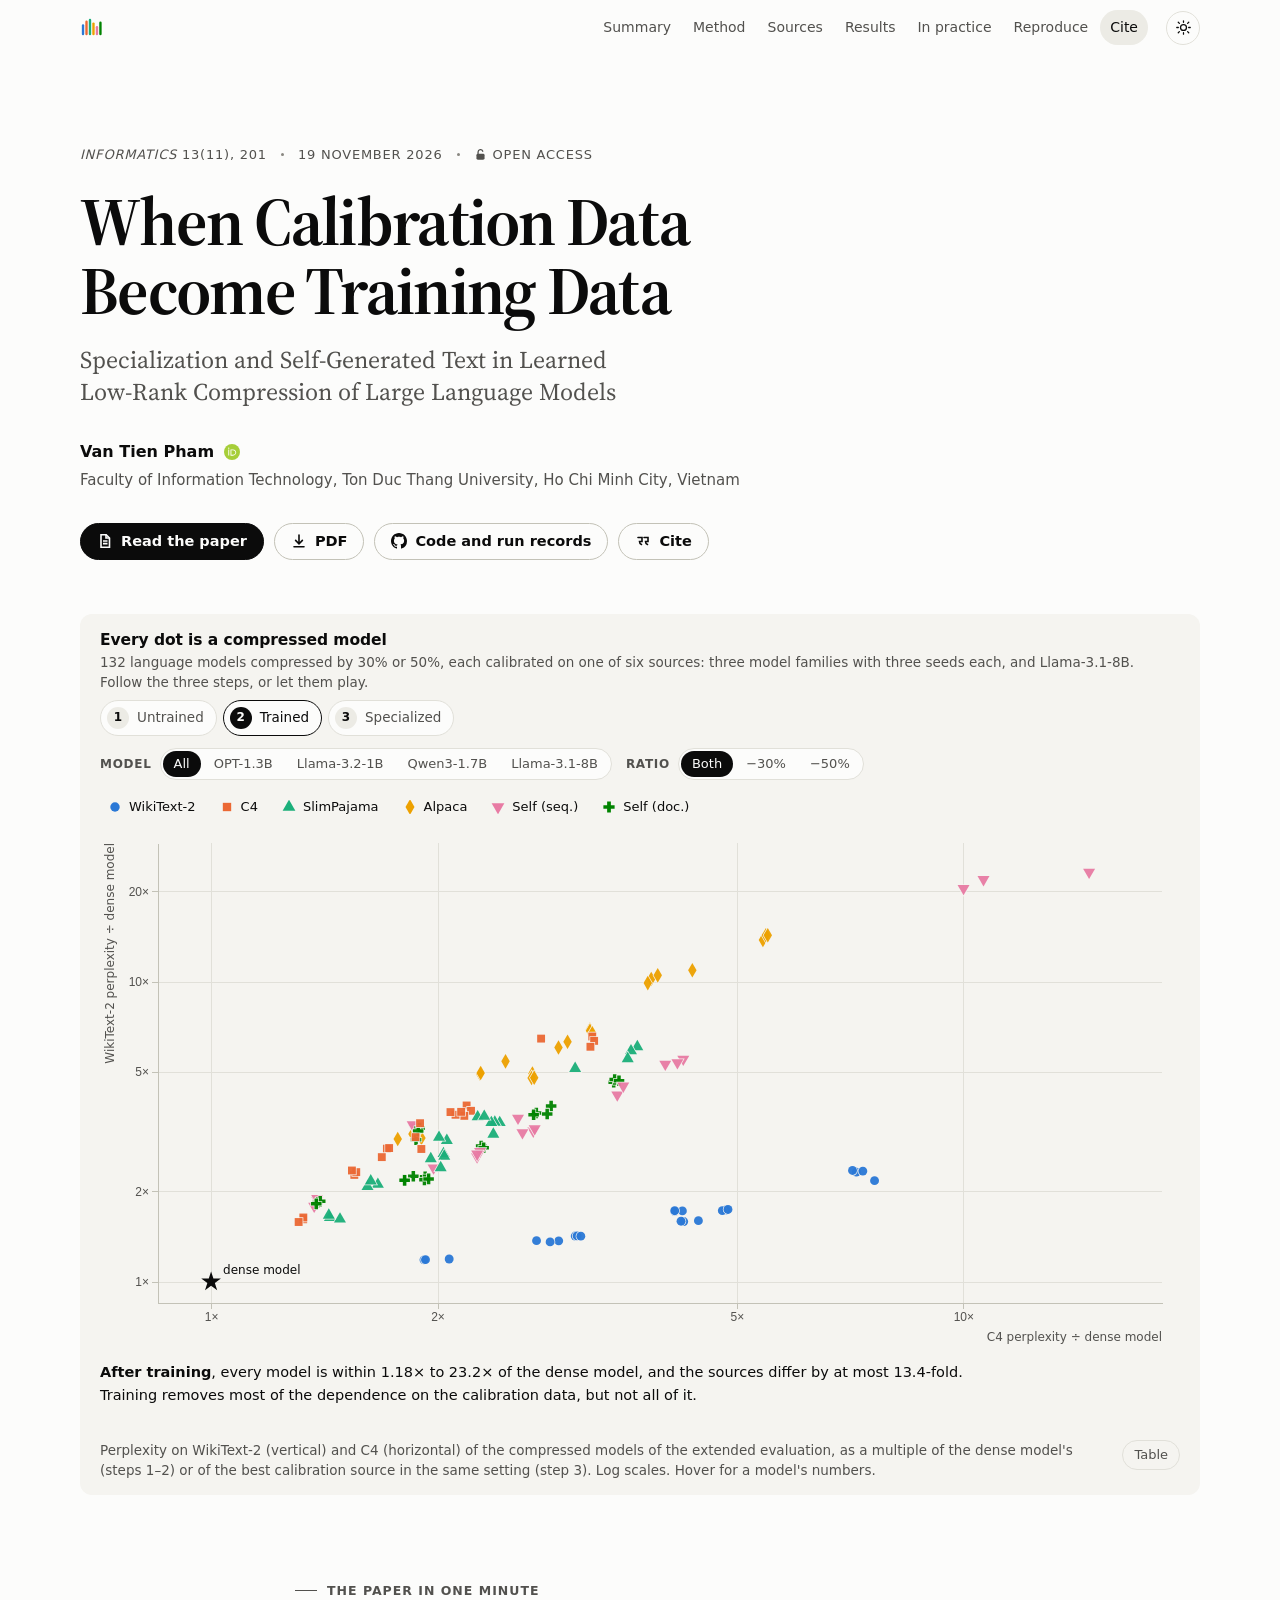
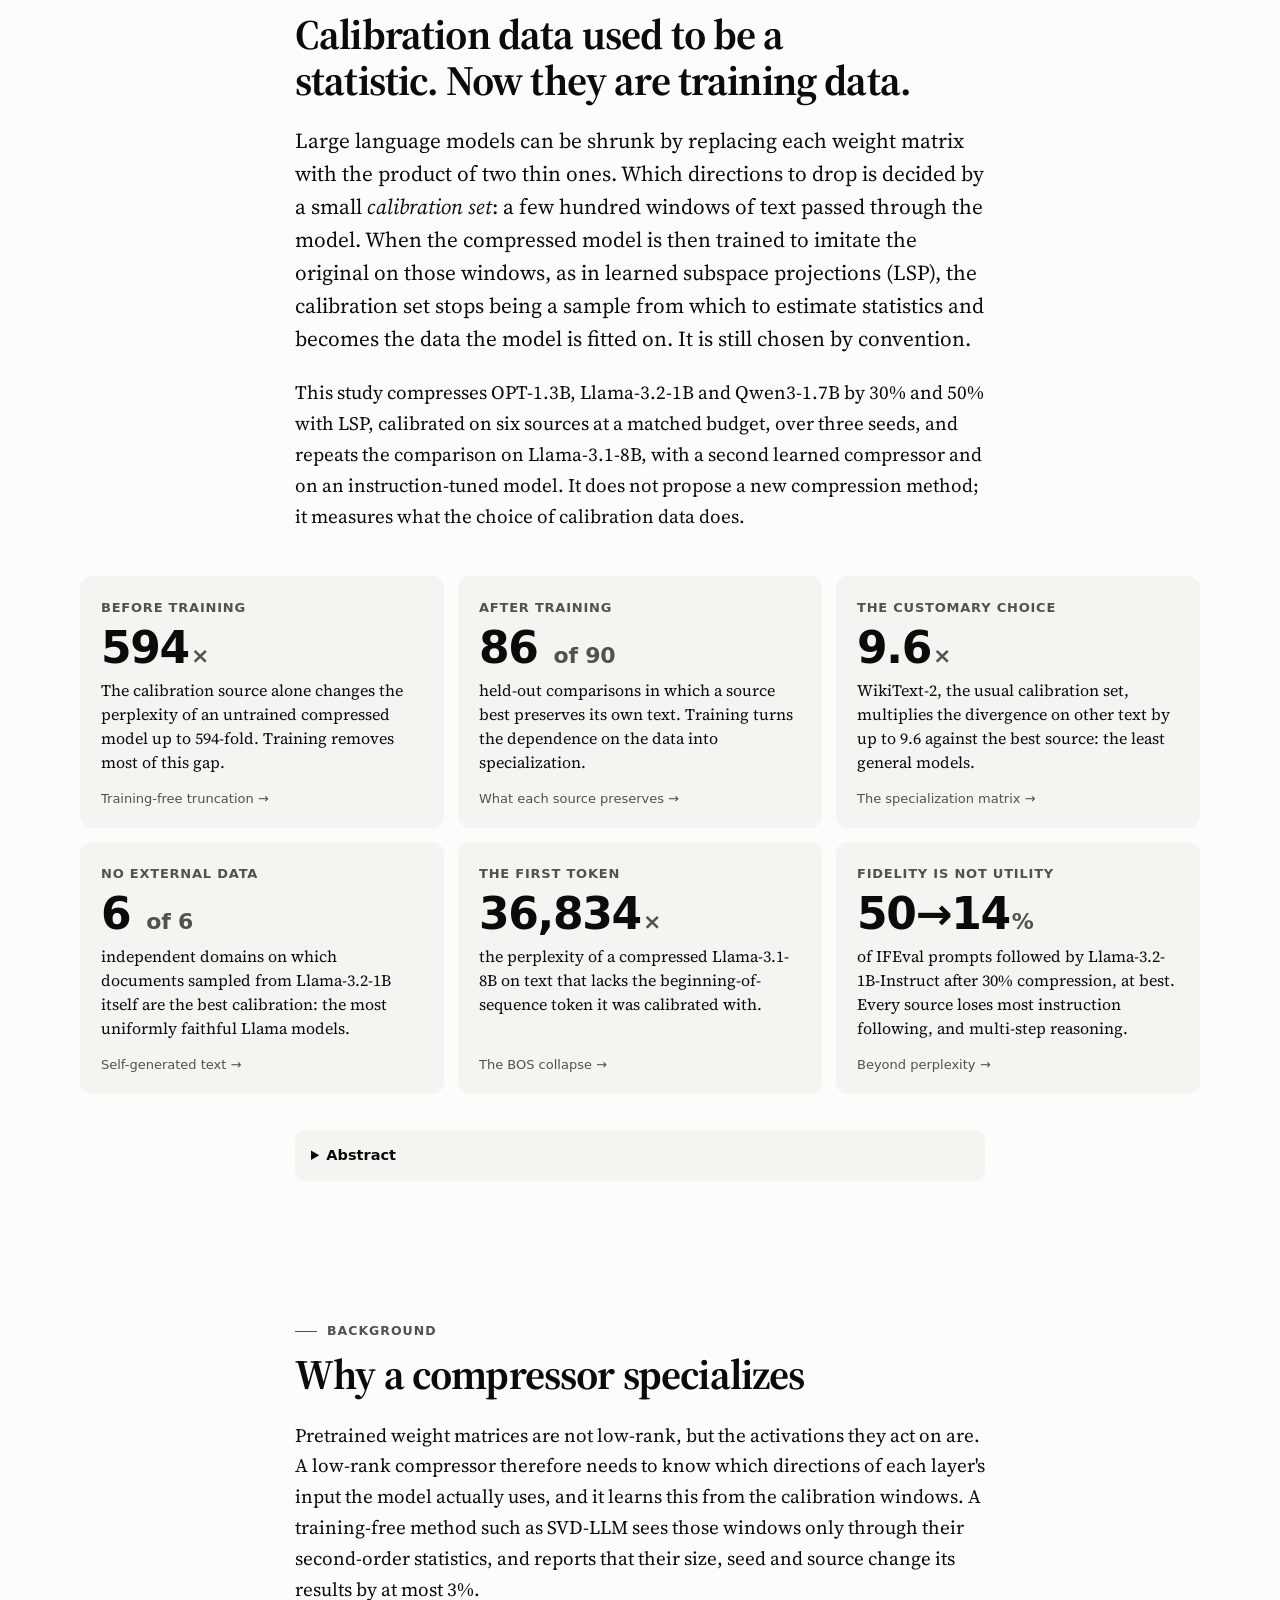
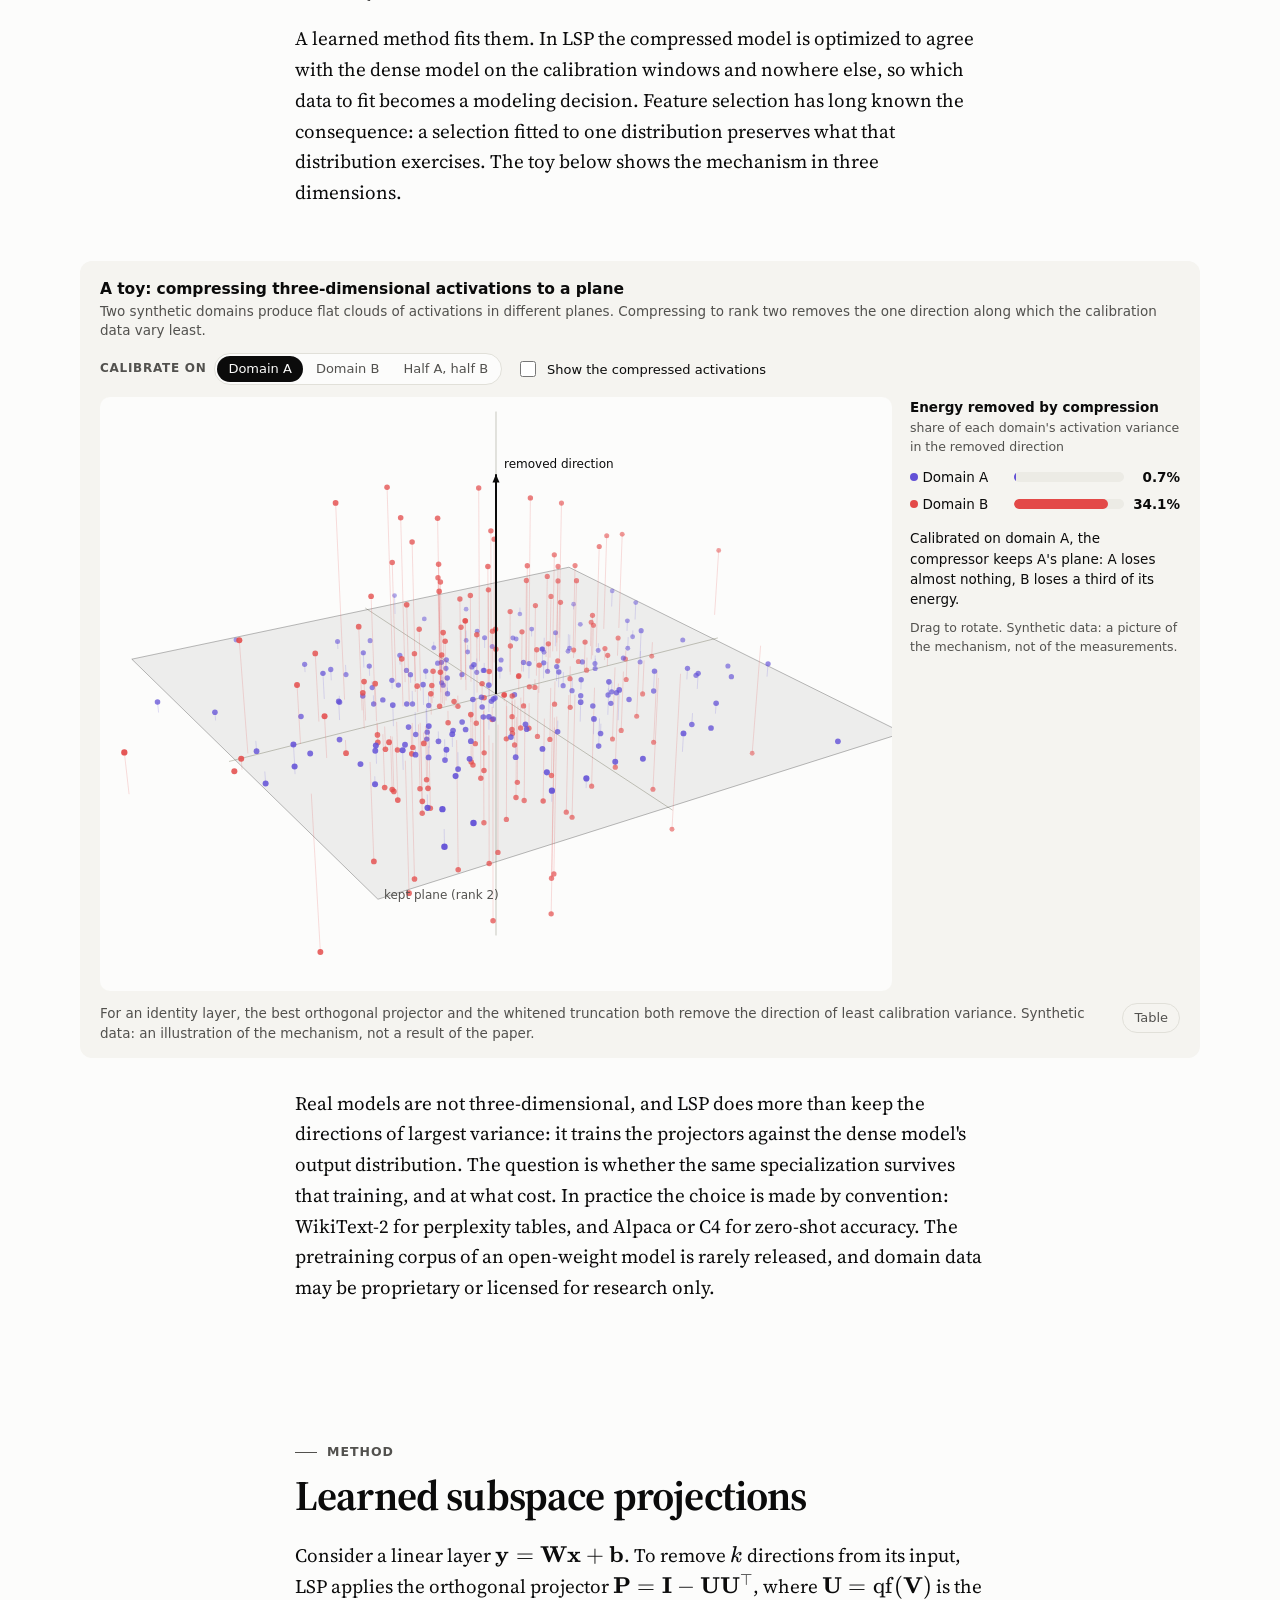
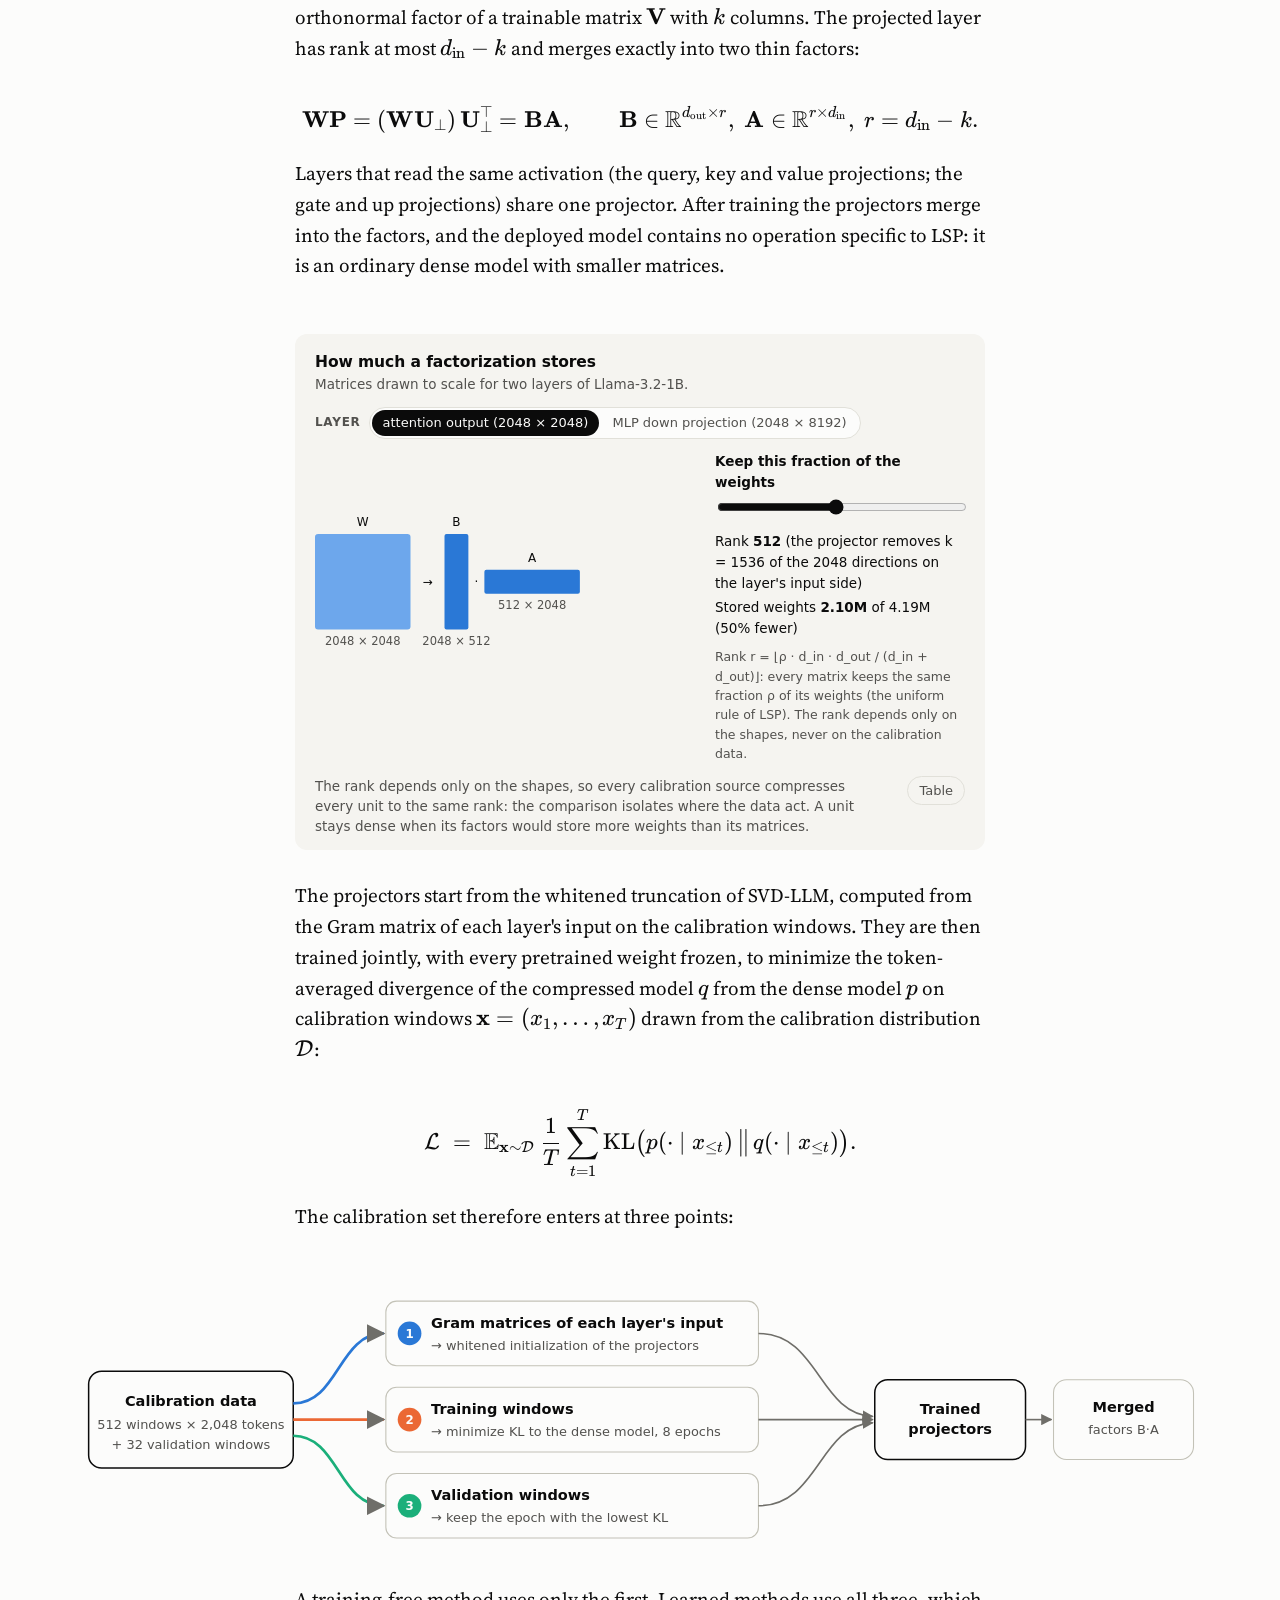
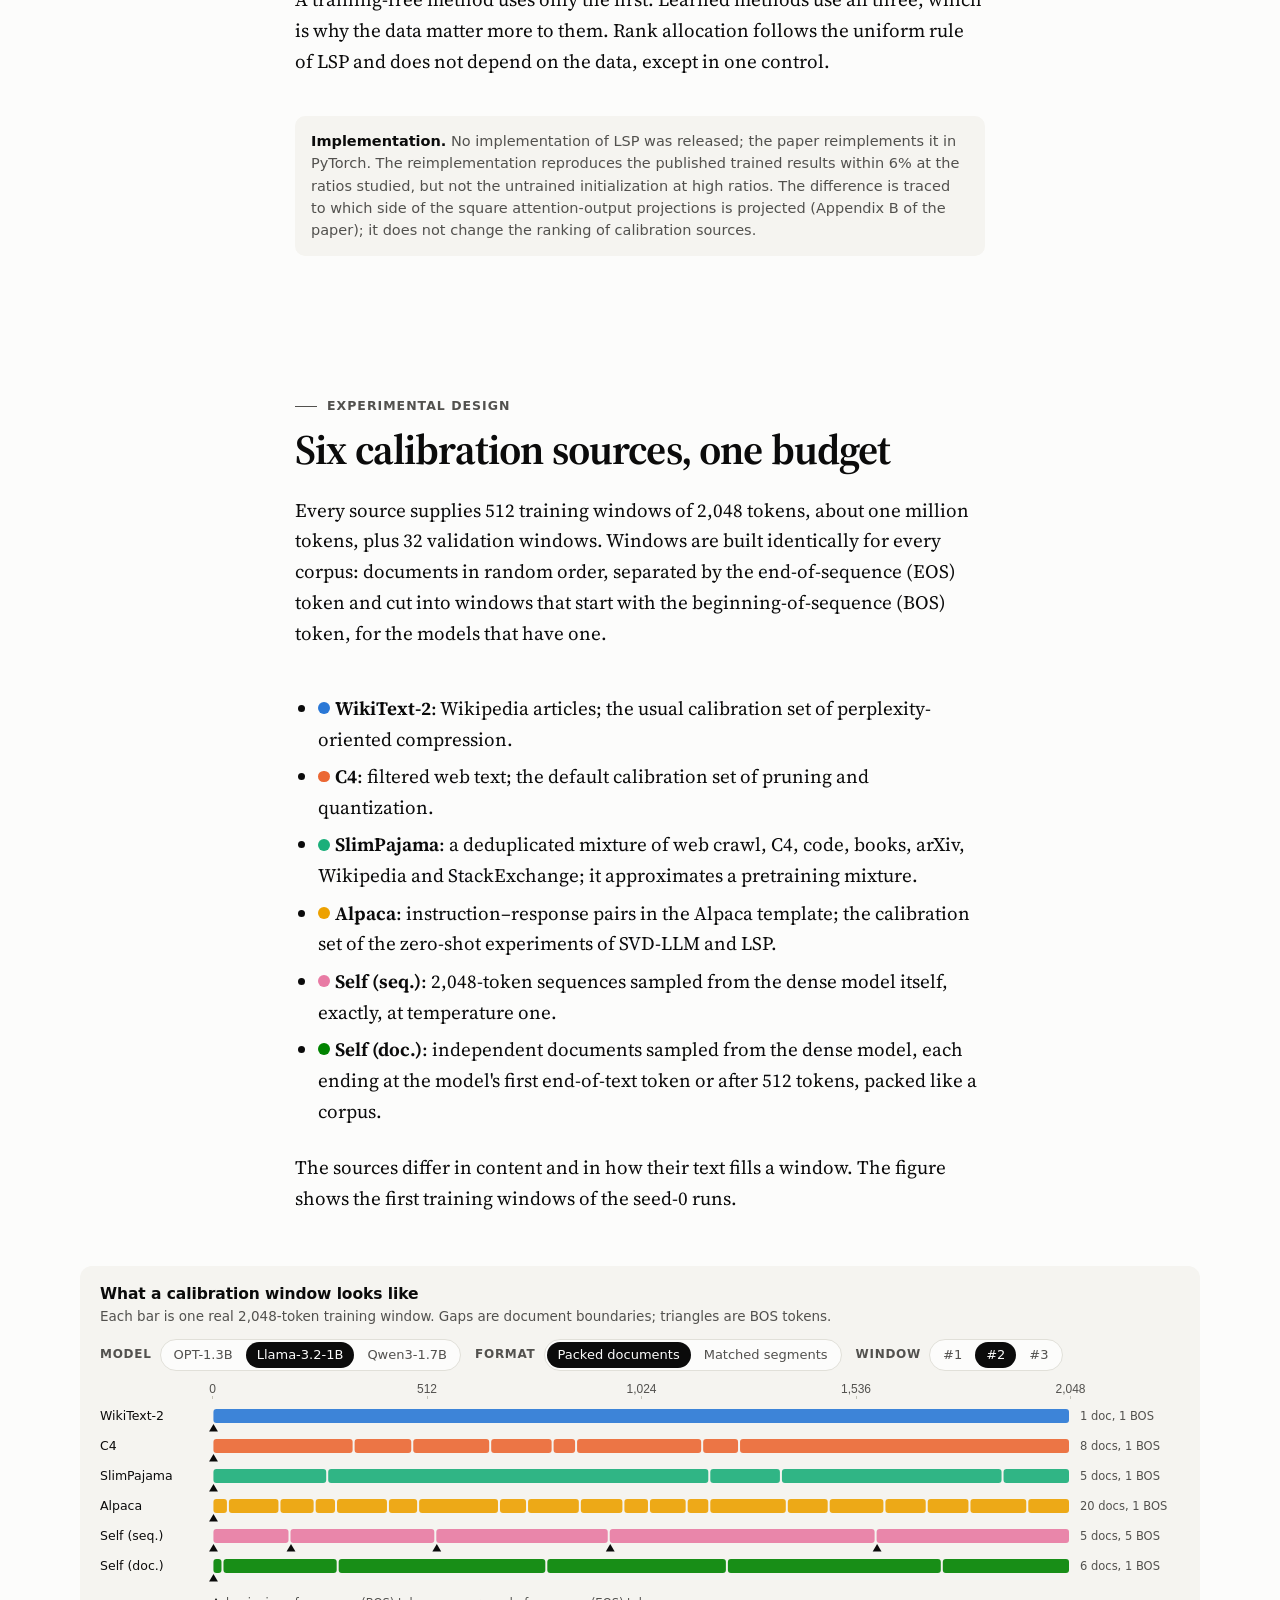
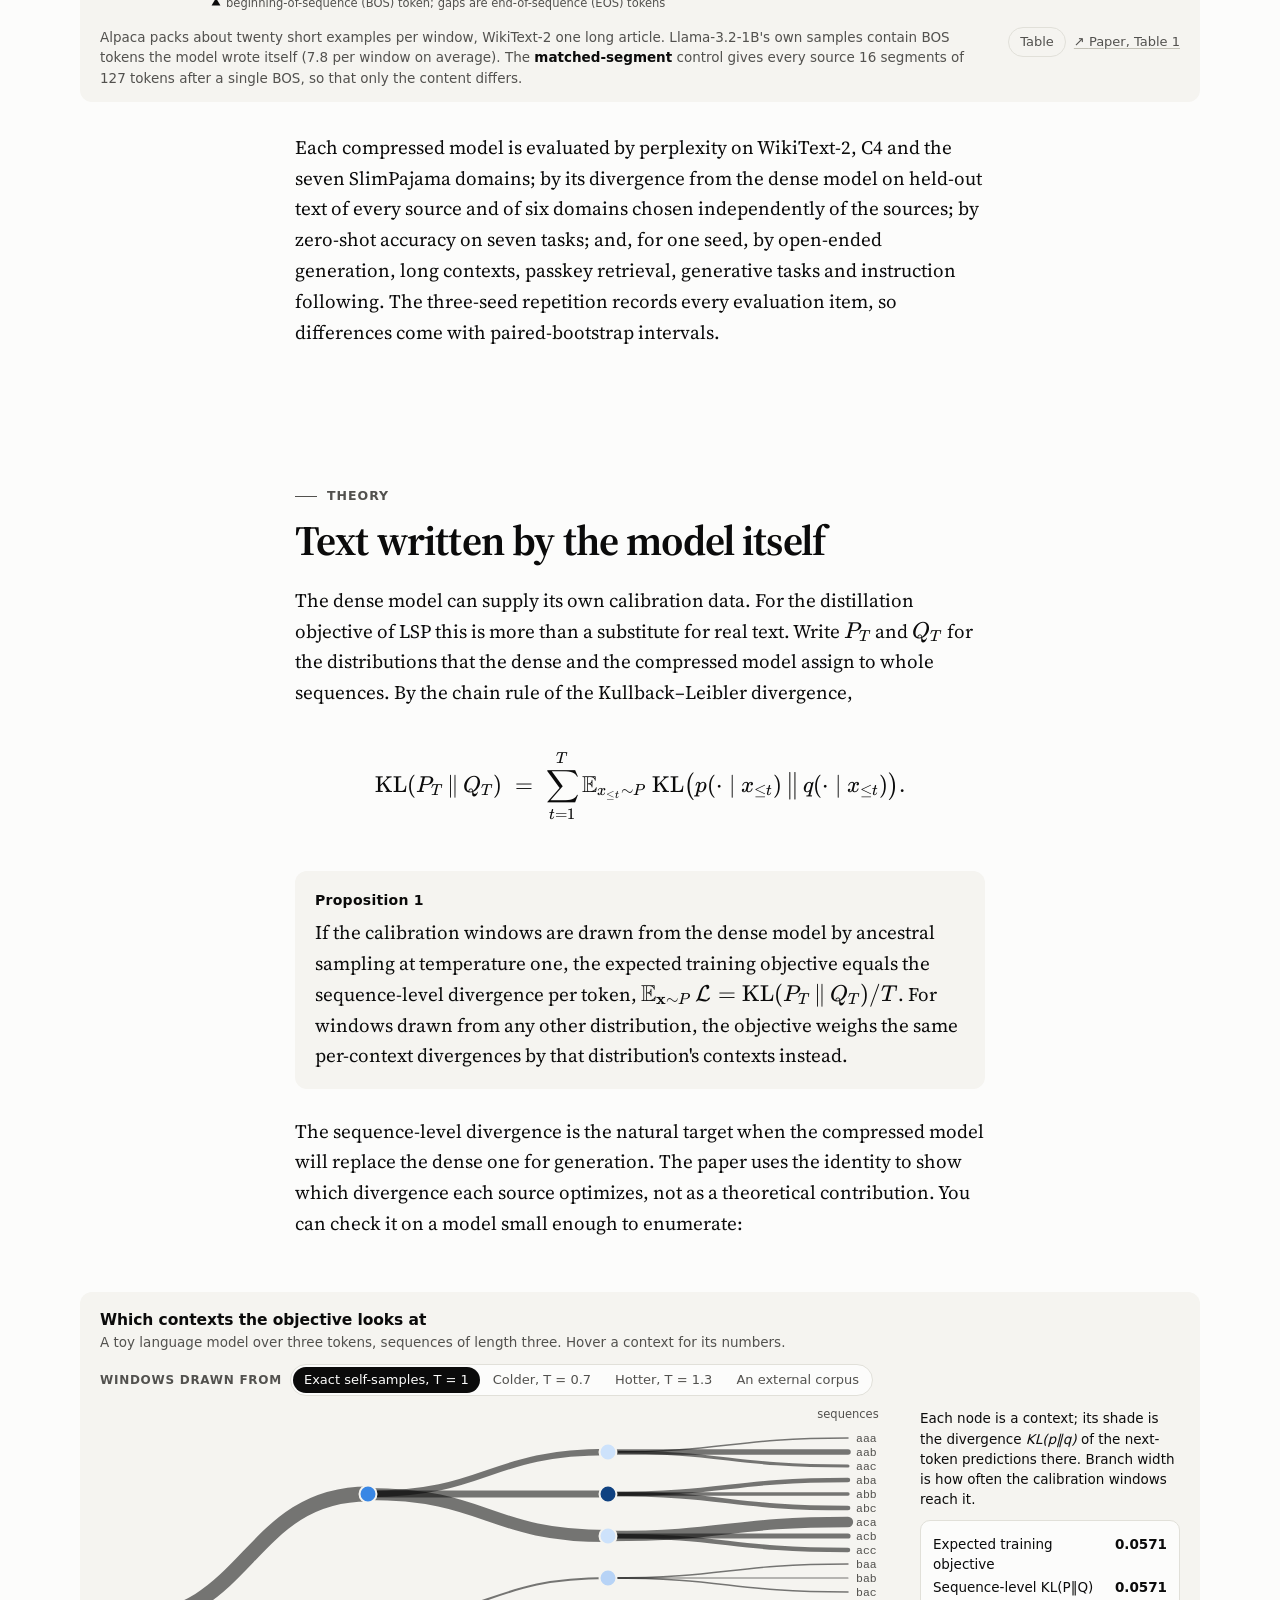
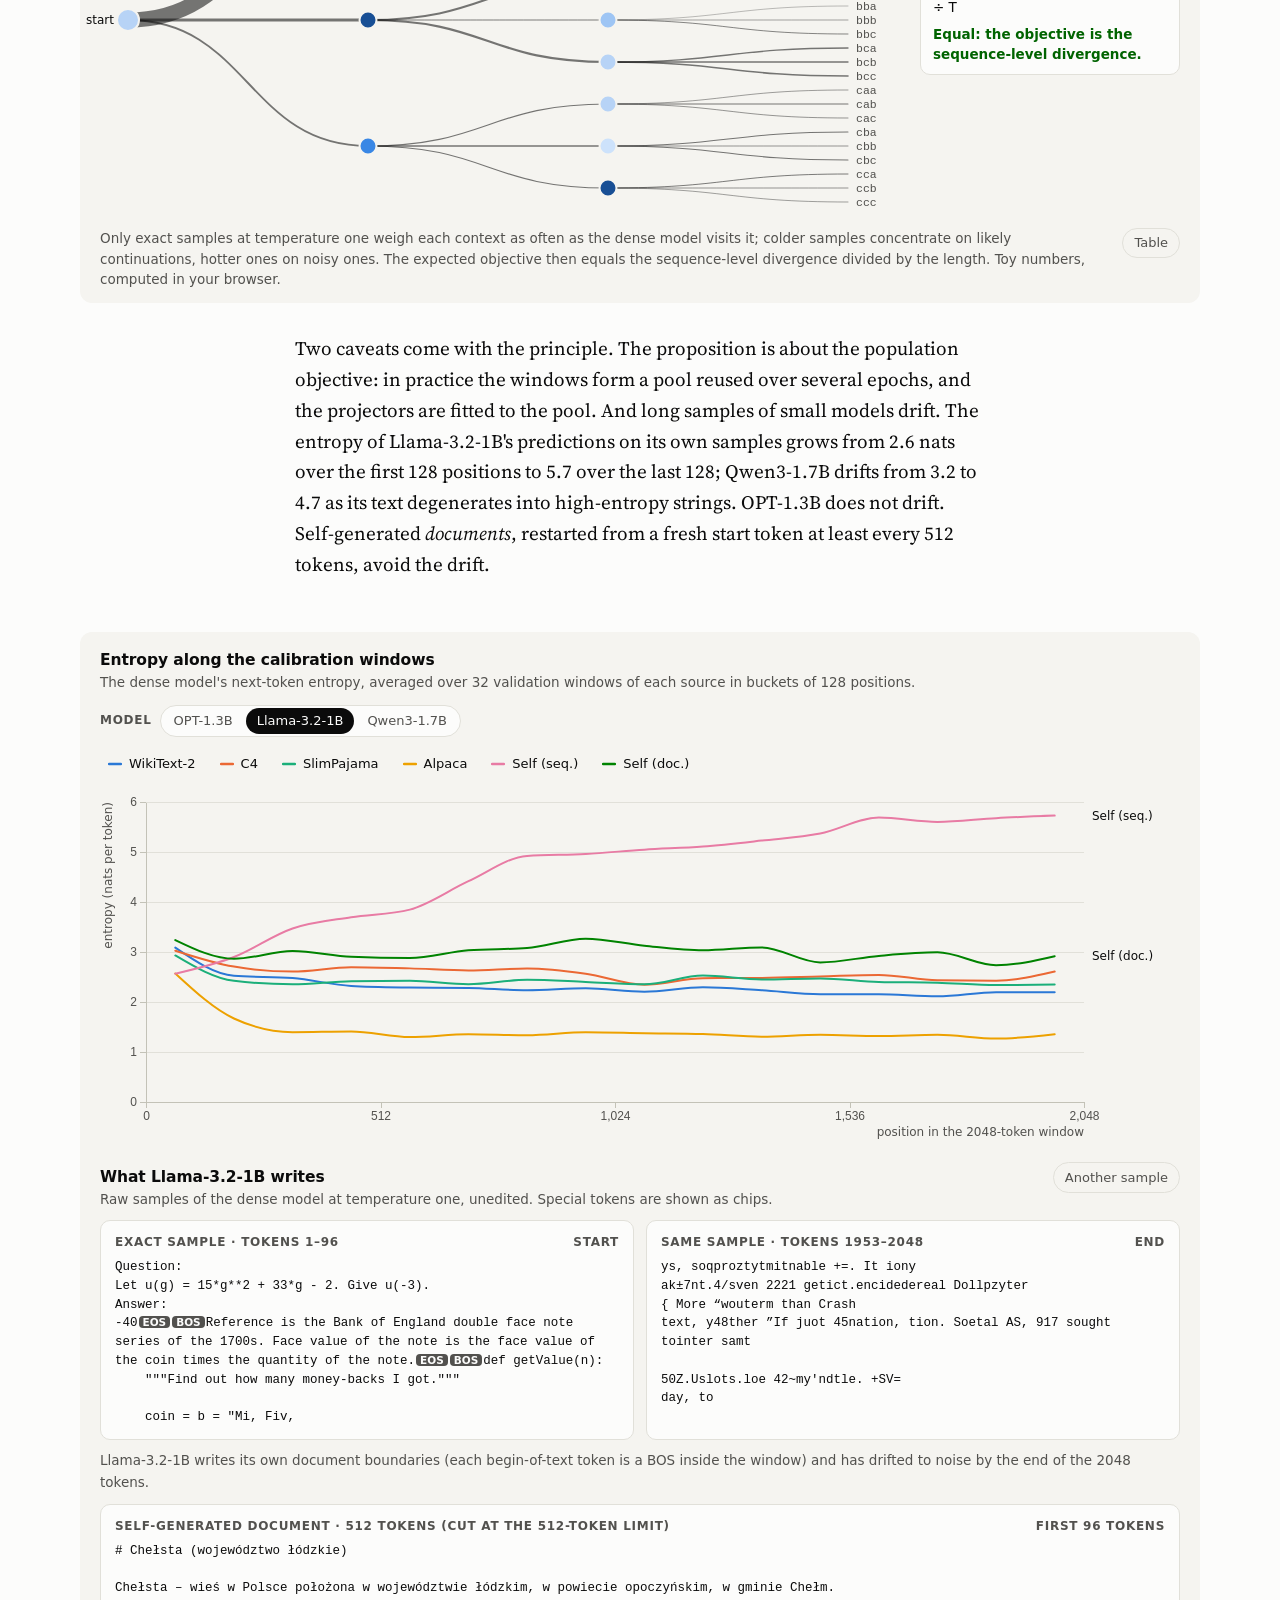
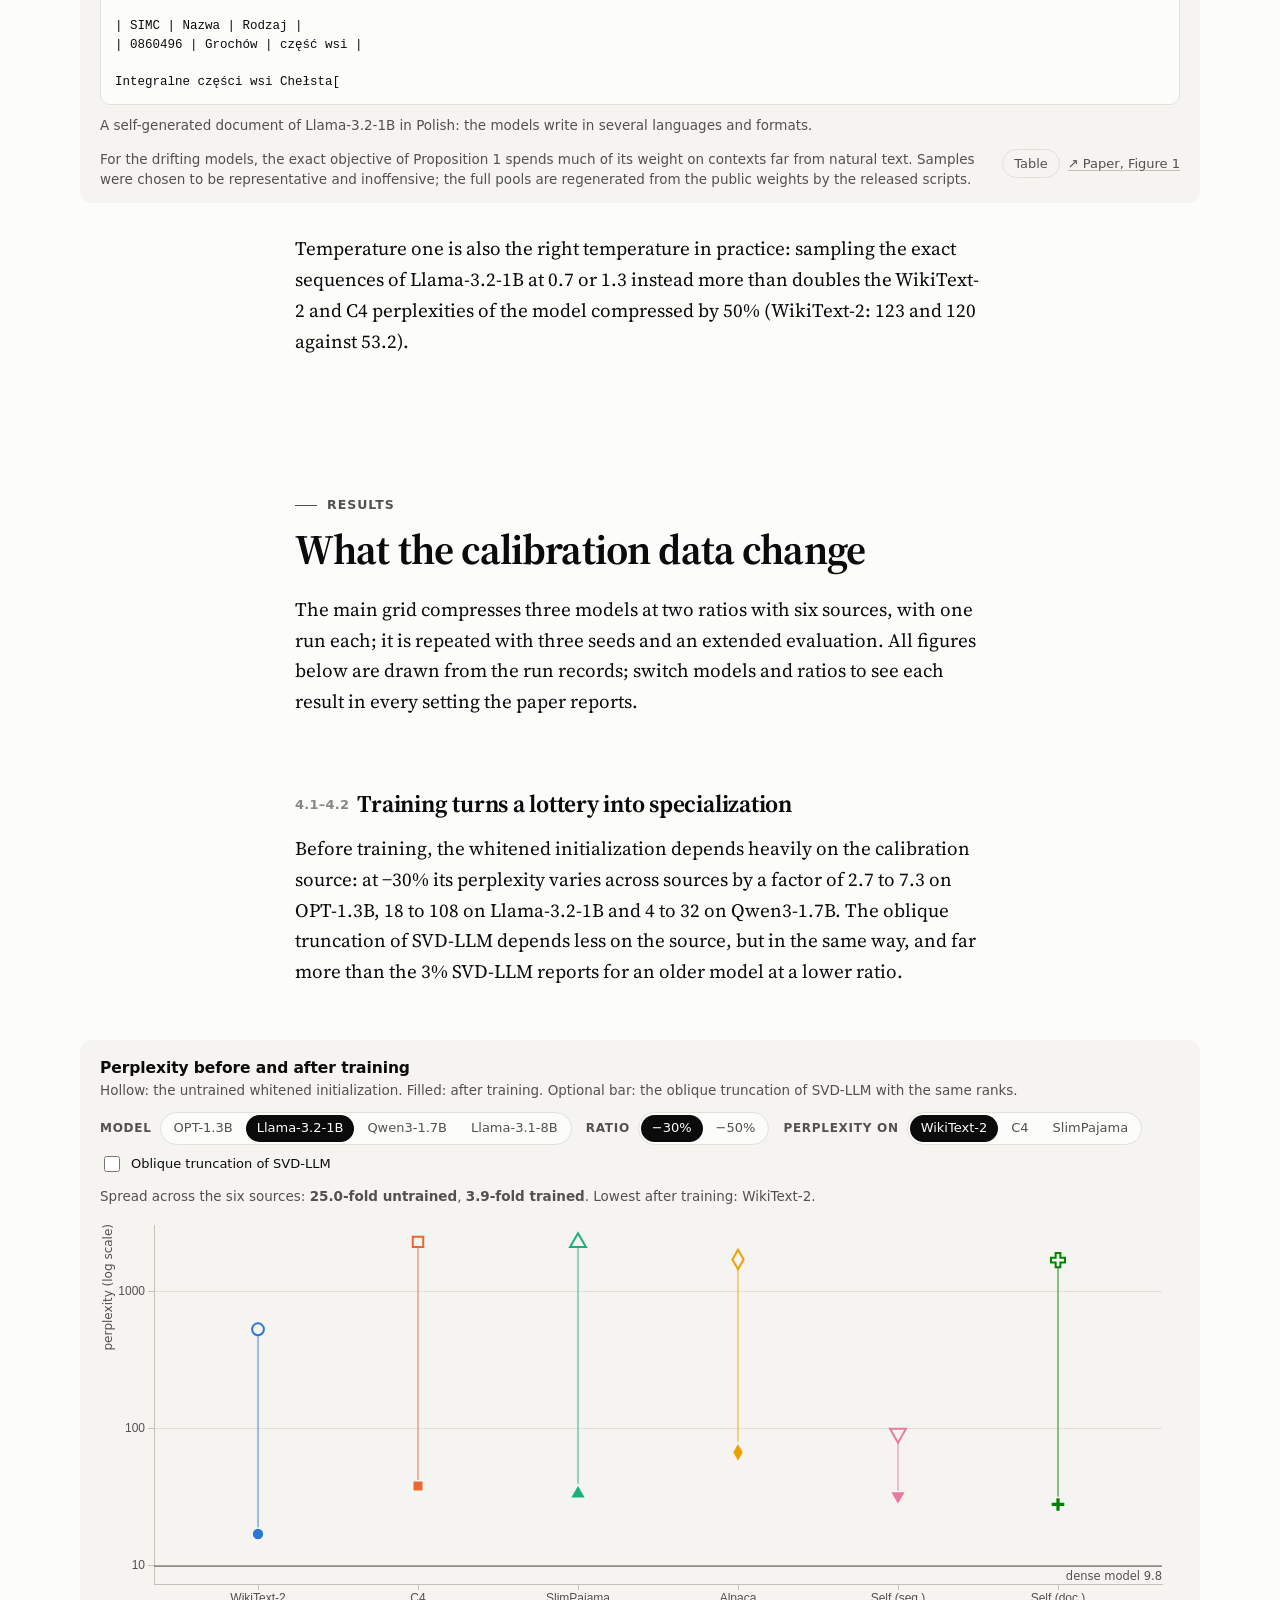
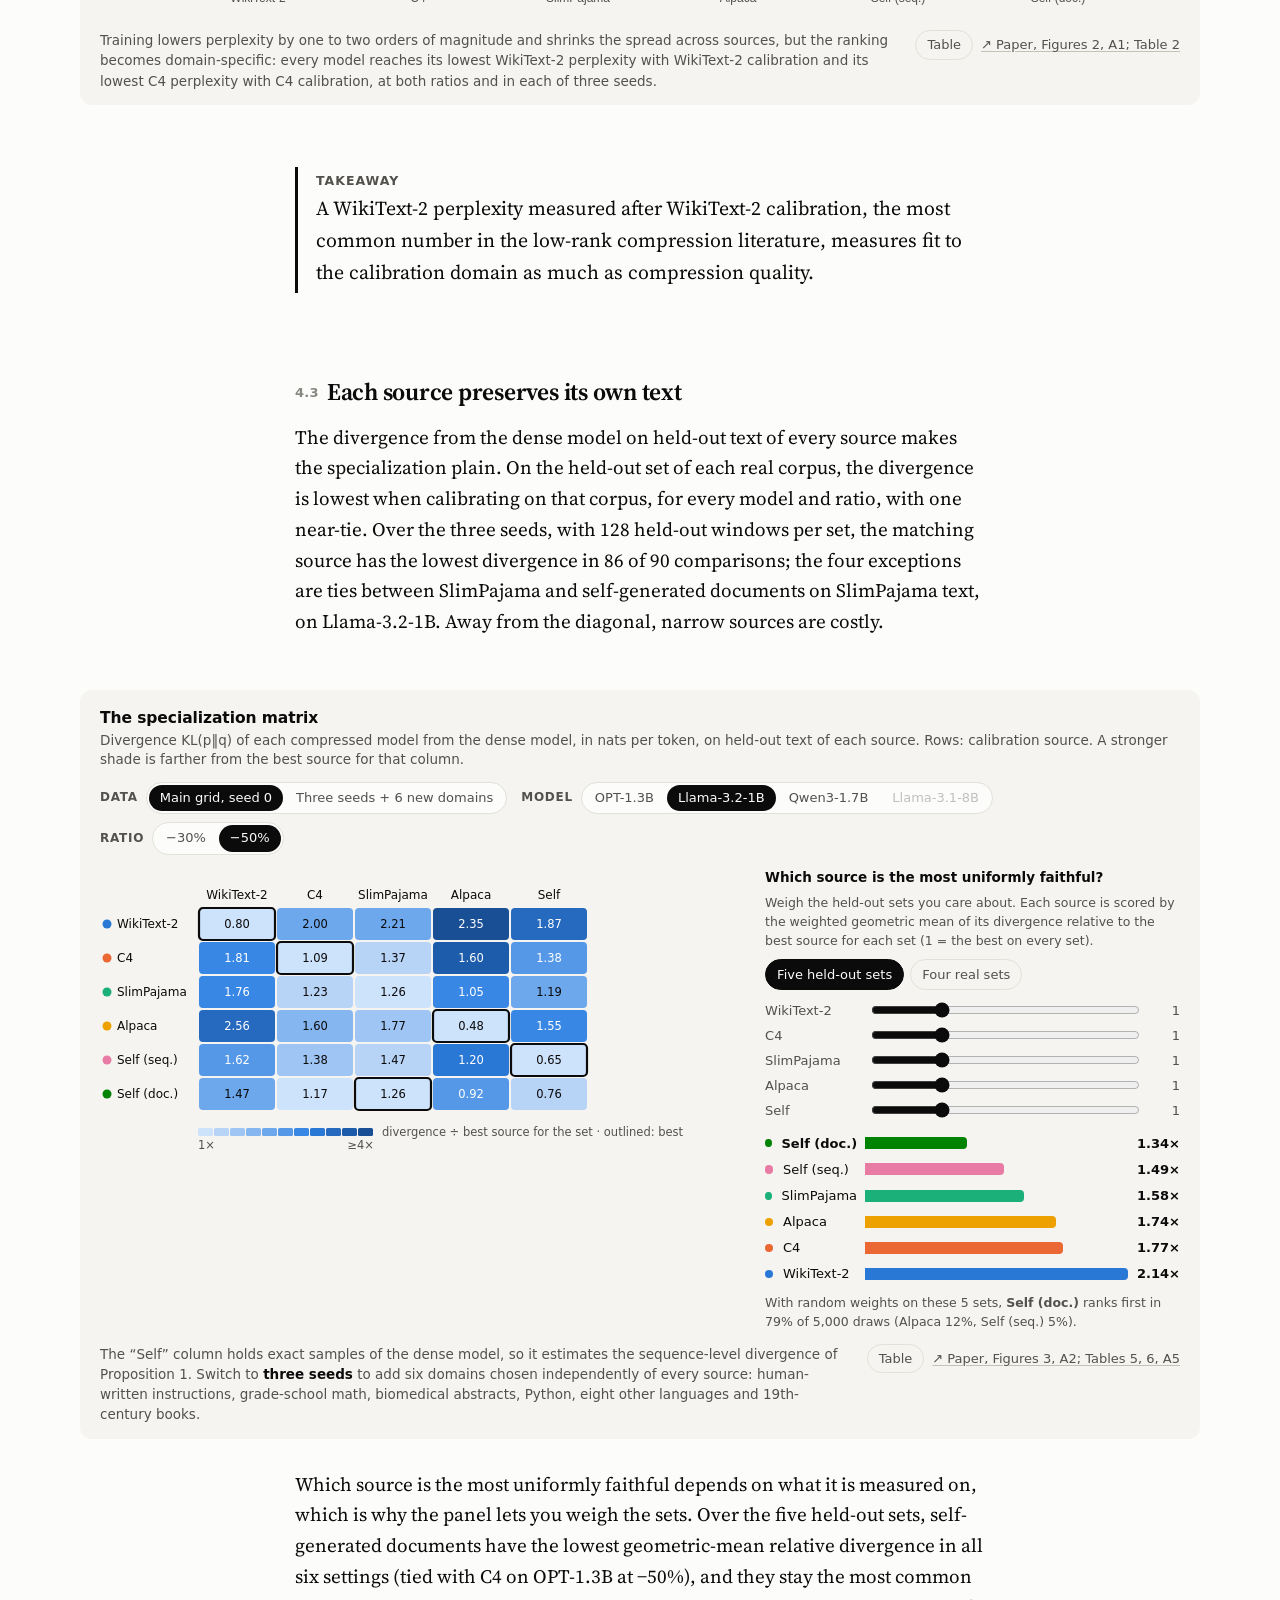
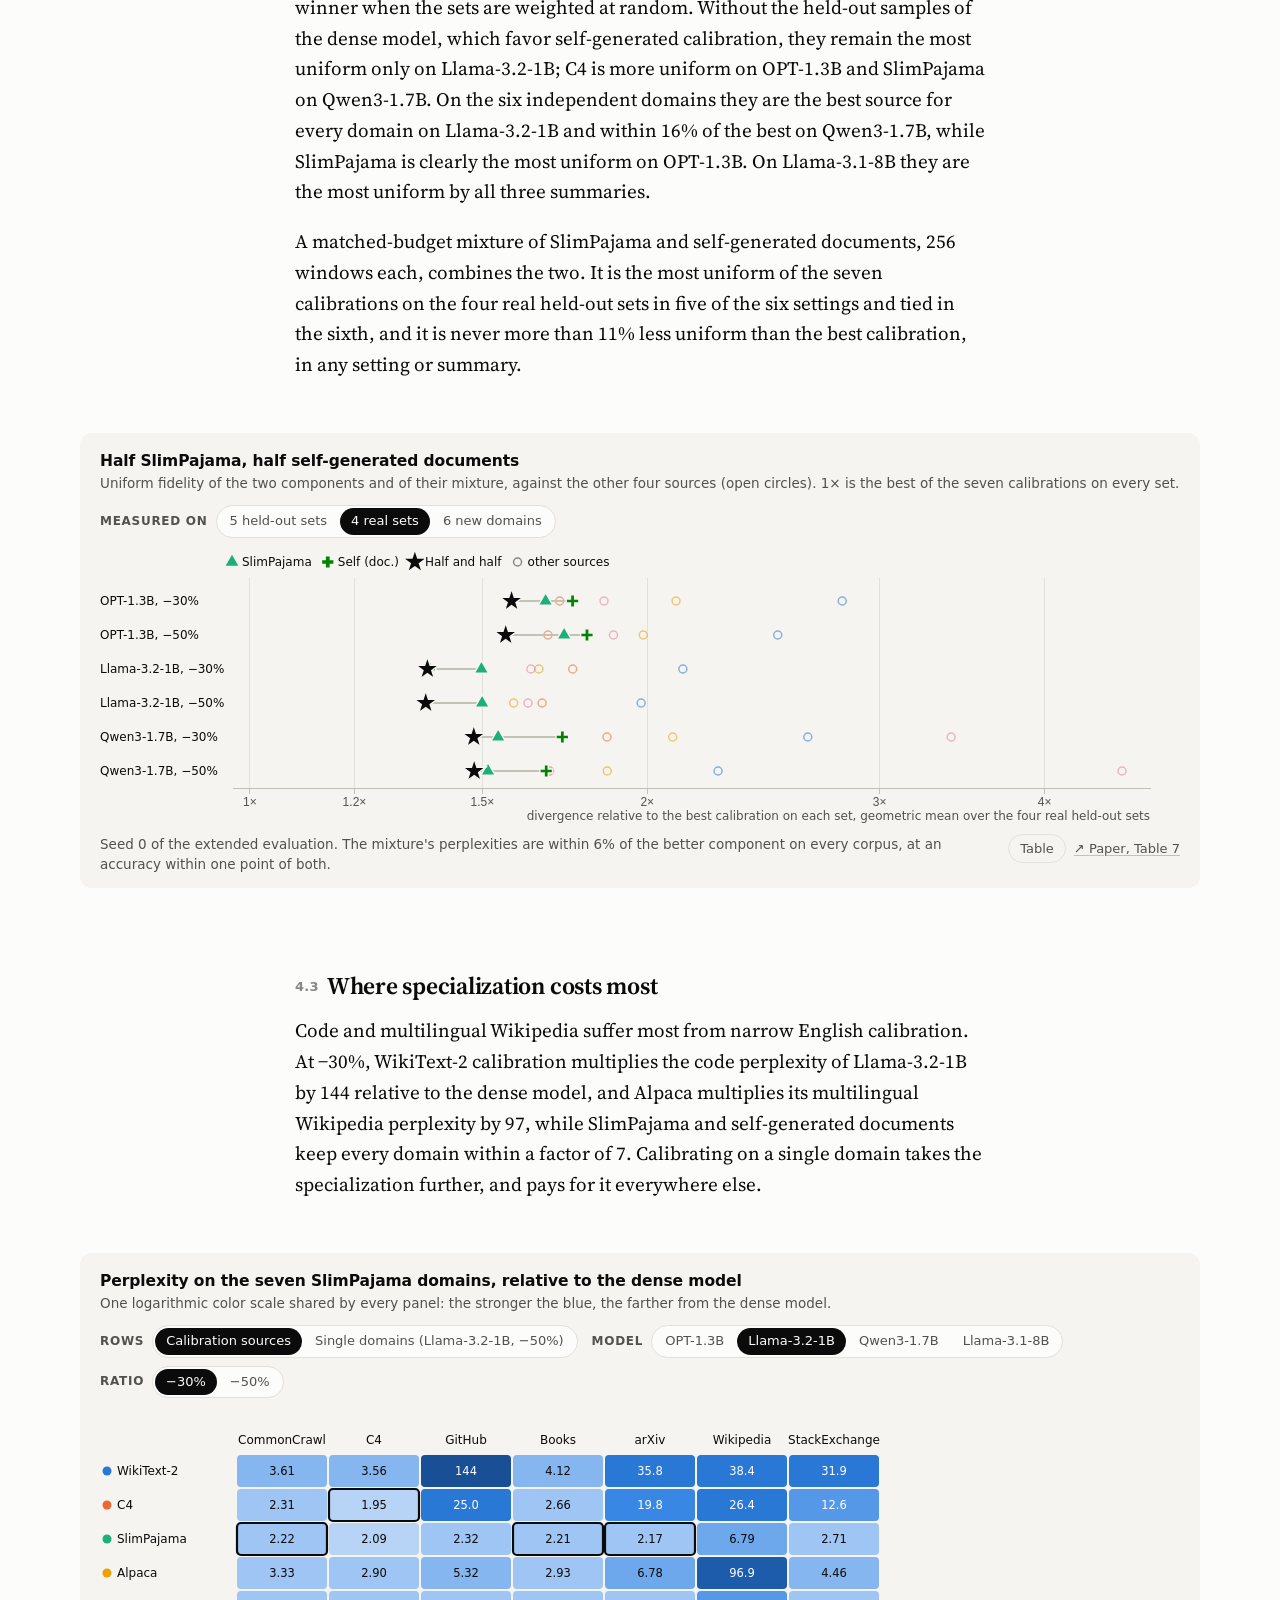
<file: index.html>
<!doctype html>
<html lang="en">
<head>
<meta charset="utf-8">
<meta name="viewport" content="width=device-width, initial-scale=1">
<title>When Calibration Data Become Training Data</title>
<meta name="description" content="Interactive companion to the paper: which calibration data should a learned low-rank compressor of a language model learn from? Six sources, four models, 459 runs.">
<link rel="canonical" href="https://calibrank.github.io/">
<meta name="color-scheme" content="light dark">
<meta name="theme-color" content="#fcfcfb" media="(prefers-color-scheme: light)">
<meta name="theme-color" content="#1a1a19" media="(prefers-color-scheme: dark)">
<meta property="og:type" content="article">
<meta property="og:title" content="When Calibration Data Become Training Data">
<meta property="og:description" content="Specialization and self-generated text in learned low-rank compression of large language models. Informatics 13(11), 201 (2026).">
<meta property="og:url" content="https://calibrank.github.io/">
<meta property="og:image" content="https://calibrank.github.io/assets/img/og.png">
<meta property="og:image:width" content="1200">
<meta property="og:image:height" content="630">
<meta name="twitter:card" content="summary_large_image">
<link rel="icon" href="assets/img/favicon.svg" type="image/svg+xml">
<link rel="preload" href="assets/fonts/source-serif-4-latin-normal.woff2" as="font" type="font/woff2" crossorigin>
<link rel="stylesheet" href="assets/css/site.css">
<link rel="stylesheet" href="assets/js/lib/katex/katex.min.css">
<script>
  // apply a remembered theme before the first paint
  try {
    var t = new URLSearchParams(location.search).get("theme") || localStorage.getItem("theme");
    if (t === "light" || t === "dark") document.documentElement.setAttribute("data-theme", t);
  } catch (e) {}
</script>
<script type="application/ld+json">
{
  "@context": "https://schema.org",
  "@type": "ScholarlyArticle",
  "headline": "When Calibration Data Become Training Data: Specialization and Self-Generated Text in Learned Low-Rank Compression of Large Language Models",
  "author": [{"@type": "Person", "name": "Van Tien Pham", "identifier": "https://orcid.org/0000-0003-3890-7188",
    "affiliation": {"@type": "Organization", "name": "Faculty of Information Technology, Ton Duc Thang University"}}],
  "datePublished": "2026-11-19",
  "isPartOf": {"@type": "PublicationIssue", "issueNumber": "11", "isPartOf": {"@type": "PublicationVolume", "volumeNumber": "13",
    "isPartOf": {"@type": "Periodical", "name": "Informatics", "issn": "2227-9709"}}},
  "sameAs": "https://doi.org/10.3390/informatics13110201",
  "license": "https://creativecommons.org/licenses/by/4.0/",
  "codeRepository": "https://github.com/calibrank/calibrank"
}
</script>
<script defer src="assets/js/lib/d3/d3.min.js"></script>
<script defer src="assets/js/lib/katex/katex.min.js"></script>
<script defer src="assets/js/lib/katex/auto-render.min.js"></script>
<script type="module" src="assets/js/main.js"></script>
</head>
<body>
<a class="visually-hidden" href="#summary">Skip to the summary</a>

<header class="topbar">
  <div class="topbar-inner">
    <a class="brand" href="#top" aria-label="Back to the top">
      <svg viewBox="0 0 24 24" aria-hidden="true"><rect x="2" y="9" width="2.6" height="12" rx="1.3" fill="var(--s-wikitext2)"/><rect x="5.8" y="5" width="2.6" height="16" rx="1.3" fill="var(--s-c4)"/><rect x="9.6" y="3" width="2.6" height="18" rx="1.3" fill="var(--s-slimpajama)"/><rect x="13.4" y="7" width="2.6" height="14" rx="1.3" fill="var(--s-alpaca)"/><rect x="17.2" y="11" width="2.6" height="10" rx="1.3" fill="var(--s-selfgen)"/><rect x="21" y="6" width="2.6" height="15" rx="1.3" fill="var(--s-selfdoc)"/></svg>
      <span class="brand-title">When Calibration Data Become Training Data</span>
    </a>
    <nav class="navlinks" aria-label="Sections">
      <a href="#summary">Summary</a>
      <a href="#method">Method</a>
      <a href="#sources">Sources</a>
      <a href="#results">Results</a>
      <a href="#practice">In practice</a>
      <a href="#reproduce">Reproduce</a>
      <a href="#cite">Cite</a>
    </nav>
    <button class="theme-btn" type="button" aria-label="Switch theme">
      <svg viewBox="0 0 24 24" fill="none" stroke="currentColor" stroke-width="1.8" stroke-linecap="round" aria-hidden="true"><circle cx="12" cy="12" r="4.2"/><path d="M12 2.5v2.2M12 19.3v2.2M4.6 4.6l1.6 1.6M17.8 17.8l1.6 1.6M2.5 12h2.2M19.3 12h2.2M4.6 19.4l1.6-1.6M17.8 6.2l1.6-1.6"/></svg>
    </button>
    <button class="menu-btn" type="button" aria-label="Sections" aria-expanded="false">
      <svg viewBox="0 0 24 24" fill="none" stroke="currentColor" stroke-width="1.8" stroke-linecap="round" aria-hidden="true"><path d="M4 7h16M4 12h16M4 17h16"/></svg>
    </button>
  </div>
  <div class="progress" aria-hidden="true"></div>
</header>
<nav class="mobile-menu" aria-label="Sections">
  <a href="#summary">Summary</a><a href="#method">Method</a><a href="#sources">Sources</a><a href="#results">Results</a>
  <a href="#practice">In practice</a><a href="#reproduce">Reproduce</a><a href="#cite">Cite</a>
</nav>

<main class="page" id="top">

<!-- =============================================================== hero -->
<div class="hero l-wide">
  <div class="kicker">
    <span><em>Informatics</em> 13(11), 201</span><span class="dot"></span>
    <span>19 November 2026</span><span class="dot"></span>
    <span class="oa"><svg viewBox="0 0 16 16" aria-hidden="true"><path d="M5 7V5a3 3 0 0 1 5.8-1" fill="none" stroke="currentColor" stroke-width="1.6" stroke-linecap="round"/><rect x="3" y="7" width="10" height="7.5" rx="1.8" fill="currentColor"/></svg>Open access</span>
  </div>
  <h1 class="title">When Calibration Data Become Training&nbsp;Data</h1>
  <p class="subtitle">Specialization and Self-Generated Text in Learned Low-Rank Compression of Large Language Models</p>
  <div class="byline">
    <span class="author">Van Tien Pham</span>
    <a class="orcid" href="https://orcid.org/0000-0003-3890-7188" aria-label="ORCID 0000-0003-3890-7188" title="ORCID 0000-0003-3890-7188">
      <svg viewBox="0 0 32 32" aria-hidden="true"><circle cx="16" cy="16" r="16" fill="#a6ce39"/><path d="M10.4 23.2H8.6V11.1h1.8zM9.5 9.6a1.2 1.2 0 1 1 0-2.4 1.2 1.2 0 0 1 0 2.4zM13 11.1h4.8c4.6 0 6.6 3.3 6.6 6.1 0 3-2.4 6.1-6.6 6.1H13zm1.8 10.6h2.9c4.1 0 5-3.1 5-4.5 0-2.3-1.5-4.5-5-4.5h-2.9z" fill="#fff"/></svg>
    </a>
    <span class="affil">Faculty of Information Technology, Ton Duc Thang University, Ho Chi Minh City, Vietnam</span>
  </div>
  <div class="actions">
    <a class="btn" href="https://doi.org/10.3390/informatics13110201">
      <svg viewBox="0 0 16 16" fill="none" stroke="currentColor" stroke-width="1.6" aria-hidden="true"><path d="M4 1.8h5.2L12.5 5v9.2H4z"/><path d="M9 1.8V5h3.3M6 8h4.5M6 10.6h4.5"/></svg>Read the paper</a>
    <a class="btn ghost" href="https://www.mdpi.com/2227-9709/13/11/201/pdf">
      <svg viewBox="0 0 16 16" fill="none" stroke="currentColor" stroke-width="1.6" stroke-linecap="round" aria-hidden="true"><path d="M8 2v8.5M4.6 7.4L8 10.8l3.4-3.4M3 13.8h10"/></svg>PDF</a>
    <a class="btn ghost" href="https://github.com/calibrank/calibrank">
      <svg viewBox="0 0 16 16" aria-hidden="true"><path fill="currentColor" d="M8 0C3.58 0 0 3.58 0 8c0 3.54 2.29 6.53 5.47 7.59.4.07.55-.17.55-.38 0-.19-.01-.82-.01-1.49-2.01.37-2.53-.49-2.69-.94-.09-.23-.48-.94-.82-1.13-.28-.15-.68-.52-.01-.53.63-.01 1.08.58 1.23.82.72 1.21 1.87.87 2.33.66.07-.52.28-.87.51-1.07-1.78-.2-3.64-.89-3.64-3.95 0-.87.31-1.59.82-2.15-.08-.2-.36-1.02.08-2.12 0 0 .67-.21 2.2.82.64-.18 1.32-.27 2-.27.68 0 1.36.09 2 .27 1.53-1.04 2.2-.82 2.2-.82.44 1.1.16 1.92.08 2.12.51.56.82 1.27.82 2.15 0 3.07-1.87 3.75-3.65 3.95.29.25.54.73.54 1.48 0 1.07-.01 1.93-.01 2.2 0 .21.15.46.55.38A8.01 8.01 0 0 0 16 8c0-4.42-3.58-8-8-8z"/></svg>Code and run records</a>
    <a class="btn ghost" href="#cite">
      <svg viewBox="0 0 16 16" fill="none" stroke="currentColor" stroke-width="1.6" stroke-linecap="round" aria-hidden="true"><path d="M3 4.5h4v4H4.5c0 1.6.6 2.5 2 3M9 4.5h4v4h-2.5c0 1.6.6 2.5 2 3"/></svg>Cite</a>
  </div>
</div>

<figure class="fig l-wide hero-fig" id="fig-hero" data-fig="hero">
  <div class="fig-frame">
    <div class="fig-head">
      <div>
        <h2 class="fig-title">Every dot is a compressed model</h2>
        <p class="fig-sub">132 language models compressed by 30% or 50%, each calibrated on one of six sources: three model families with three seeds each, and Llama-3.1-8B. Follow the three steps, or let them play.</p>
      </div>
      <div class="steps" role="group" aria-label="Training stage"></div>
    </div>
    <div class="controls"></div>
    <div class="fig-body"><p class="status">Loading the records…</p></div>
    <p class="state-caption" aria-live="polite"></p>
    <div class="fig-foot">
      <p class="caption">Perplexity on WikiText-2 (vertical) and C4 (horizontal) of the compressed models of the extended evaluation, as a multiple of the dense model's (steps 1–2) or of the best calibration source in the same setting (step 3). Log scales. Hover for a model's numbers.</p>
      <div class="fig-tools"></div>
    </div>
  </div>
</figure>

<!-- =============================================================== summary -->
<section class="chapter" id="summary" aria-labelledby="h-summary">
  <div class="chapter-head" style="margin-top:56px">
    <p class="eyebrow">The paper in one minute</p>
    <h2 id="h-summary">Calibration data used to be a statistic. Now they are training data.</h2>
  </div>
  <p class="lede">Large language models can be shrunk by replacing each weight matrix with the product of two thin ones. Which directions to drop is decided by a small <em>calibration set</em>: a few hundred windows of text passed through the model. When the compressed model is then trained to imitate the original on those windows, as in learned subspace projections (LSP), the calibration set stops being a sample from which to estimate statistics and becomes the data the model is fitted on. It is still chosen by convention.</p>
  <p>This study compresses OPT-1.3B, Llama-3.2-1B and Qwen3-1.7B by 30% and 50% with LSP, calibrated on six sources at a matched budget, over three seeds, and repeats the comparison on Llama-3.1-8B, with a second learned compressor and on an instruction-tuned model. It does not propose a new compression method; it measures what the choice of calibration data does.</p>

  <div class="findings l-wide">
    <a class="finding reveal" href="#training">
      <span class="fig-label">Before training</span>
      <span class="fig-num">594<small>×</small></span>
      <p>The calibration source alone changes the perplexity of an untrained compressed model up to 594-fold. Training removes most of this gap.</p>
      <span class="go">Training-free truncation →</span>
    </a>
    <a class="finding reveal" href="#specialization">
      <span class="fig-label">After training</span>
      <span class="fig-num">86 <small>of 90</small></span>
      <p>held-out comparisons in which a source best preserves its own text. Training turns the dependence on the data into specialization.</p>
      <span class="go">What each source preserves →</span>
    </a>
    <a class="finding reveal" href="#specialization">
      <span class="fig-label">The customary choice</span>
      <span class="fig-num">9.6<small>×</small></span>
      <p>WikiText-2, the usual calibration set, multiplies the divergence on other text by up to 9.6 against the best source: the least general models.</p>
      <span class="go">The specialization matrix →</span>
    </a>
    <a class="finding reveal" href="#uniform">
      <span class="fig-label">No external data</span>
      <span class="fig-num">6 <small>of 6</small></span>
      <p>independent domains on which documents sampled from Llama-3.2-1B itself are the best calibration: the most uniformly faithful Llama models.</p>
      <span class="go">Self-generated text →</span>
    </a>
    <a class="finding reveal" href="#first-token">
      <span class="fig-label">The first token</span>
      <span class="fig-num">36,834<small>×</small></span>
      <p>the perplexity of a compressed Llama-3.1-8B on text that lacks the beginning-of-sequence token it was calibrated with.</p>
      <span class="go">The BOS collapse →</span>
    </a>
    <a class="finding reveal" href="#behavior">
      <span class="fig-label">Fidelity is not utility</span>
      <span class="fig-num">50→14<small>%</small></span>
      <p>of IFEval prompts followed by Llama-3.2-1B-Instruct after 30% compression, at best. Every source loses most instruction following, and multi-step reasoning.</p>
      <span class="go">Beyond perplexity →</span>
    </a>
  </div>

  <details class="note" style="margin-top:28px">
    <summary style="cursor:pointer;font-weight:650;color:var(--ink)">Abstract</summary>
    <p style="margin:10px 0 0;font-family:var(--font-serif);font-size:16.5px;color:var(--ink)">Low-rank compression shrinks large language models by factorizing their weights, guided by a small calibration set. When the factorization is learned by distillation, as in learned subspace projections (LSP), the calibration set becomes training data, yet is still chosen by convention. We compressed OPT-1.3B, Llama-3.2-1B, and Qwen3-1.7B by 30% and 50% with LSP, calibrated on six sources at a matched budget (WikiText-2, C4, SlimPajama, Alpaca, and two kinds of self-generated text) over three seeds, and repeated the comparison on Llama-3.1-8B and with a second compressor. Training removed most of the up to 600-fold perplexity differences between untrained models but turned them into specialization: each source best preserved its own text, and WikiText-2, the customary choice, gave the least general models. Zero-shot accuracy slightly favored instruction data, through content rather than template. Self-generated documents gave the most uniformly faithful Llama models without external data, whereas exact samples of the model, whose expected training objective is the sequence-level divergence, failed on Qwen3-1.7B. The initialization’s domain survived training, and compressed Llama models collapsed without their calibration beginning-of-sequence token. With every source, compression lost most instruction following and multi-step reasoning. These results indicate that calibration sources should be reported with every perplexity.</p>
  </details>
</section>

<!-- =============================================================== why -->
<section class="chapter" id="question" aria-labelledby="h-question">
  <div class="chapter-head">
    <p class="eyebrow">Background</p>
    <h2 id="h-question">Why a compressor specializes</h2>
  </div>
  <p>Pretrained weight matrices are not low-rank, but the activations they act on are. A low-rank compressor therefore needs to know which directions of each layer's input the model actually uses, and it learns this from the calibration windows. A training-free method such as SVD-LLM sees those windows only through their second-order statistics, and reports that their size, seed and source change its results by at most 3%.</p>
  <p>A learned method fits them. In LSP the compressed model is optimized to agree with the dense model on the calibration windows and nowhere else, so which data to fit becomes a modeling decision. Feature selection has long known the consequence: a selection fitted to one distribution preserves what that distribution exercises. The toy below shows the mechanism in three dimensions.</p>

  <figure class="fig l-wide" id="fig-toy" data-fig="toy">
    <div class="fig-frame">
      <div class="fig-head"><div>
        <h3 class="fig-title">A toy: compressing three-dimensional activations to a plane</h3>
        <p class="fig-sub">Two synthetic domains produce flat clouds of activations in different planes. Compressing to rank two removes the one direction along which the calibration data vary least.</p>
      </div></div>
      <div class="controls"></div>
      <div class="fig-body"></div>
      <div class="fig-foot">
        <p class="caption">For an identity layer, the best orthogonal projector and the whitened truncation both remove the direction of least calibration variance. Synthetic data: an illustration of the mechanism, not a result of the paper.</p>
        <div class="fig-tools"></div>
      </div>
    </div>
  </figure>

  <p>Real models are not three-dimensional, and LSP does more than keep the directions of largest variance: it trains the projectors against the dense model's output distribution. The question is whether the same specialization survives that training, and at what cost. In practice the choice is made by convention: WikiText-2 for perplexity tables, and Alpaca or C4 for zero-shot accuracy. The pretraining corpus of an open-weight model is rarely released, and domain data may be proprietary or licensed for research only.</p>
</section>

<!-- =============================================================== method -->
<section class="chapter" id="method" aria-labelledby="h-method">
  <div class="chapter-head">
    <p class="eyebrow">Method</p>
    <h2 id="h-method">Learned subspace projections</h2>
  </div>
  <p>Consider a linear layer \(\mathbf{y} = \mathbf{W}\mathbf{x} + \mathbf{b}\). To remove \(k\) directions from its input, LSP applies the orthogonal projector \(\mathbf{P} = \mathbf{I} - \mathbf{U}\mathbf{U}^\top\), where \(\mathbf{U} = \operatorname{qf}(\mathbf{V})\) is the orthonormal factor of a trainable matrix \(\mathbf{V}\) with \(k\) columns. The projected layer has rank at most \(d_\text{in} - k\) and merges exactly into two thin factors:</p>
  \[ \mathbf{W}\mathbf{P} = (\mathbf{W}\mathbf{U}_\perp)\,\mathbf{U}_\perp^\top = \mathbf{B}\mathbf{A}, \qquad \mathbf{B}\in\mathbb{R}^{d_\text{out}\times r},\; \mathbf{A}\in\mathbb{R}^{r\times d_\text{in}},\; r = d_\text{in}-k. \]
  <p>Layers that read the same activation (the query, key and value projections; the gate and up projections) share one projector. After training the projectors merge into the factors, and the deployed model contains no operation specific to LSP: it is an ordinary dense model with smaller matrices.</p>

  <figure class="fig" id="fig-merge" data-fig="merge">
    <div class="fig-frame">
      <div class="fig-head"><div>
        <h3 class="fig-title">How much a factorization stores</h3>
        <p class="fig-sub">Matrices drawn to scale for two layers of Llama-3.2-1B.</p>
      </div></div>
      <div class="controls"></div>
      <div class="fig-body"></div>
      <div class="fig-foot"><p class="caption">The rank depends only on the shapes, so every calibration source compresses every unit to the same rank: the comparison isolates where the data act. A unit stays dense when its factors would store more weights than its matrices.</p><div class="fig-tools"></div></div>
    </div>
  </figure>

  <p>The projectors start from the whitened truncation of SVD-LLM, computed from the Gram matrix of each layer's input on the calibration windows. They are then trained jointly, with every pretrained weight frozen, to minimize the token-averaged divergence of the compressed model \(q\) from the dense model \(p\) on calibration windows \(\mathbf{x} = (x_1, \dots, x_T)\) drawn from the calibration distribution \(\mathcal{D}\):</p>
  \[ \mathcal{L} \;=\; \mathbb{E}_{\mathbf{x}\sim\mathcal{D}}\; \frac{1}{T}\sum_{t=1}^{T} \mathrm{KL}\big(p(\cdot\mid x_{\le t}) \,\big\|\, q(\cdot\mid x_{\le t})\big). \]
  <p>The calibration set therefore enters at three points:</p>

  <figure class="fig l-wide pipeline" aria-label="Where calibration data enter learned subspace projections">
    <svg viewBox="0 0 1040 250" role="img" aria-labelledby="pipe-t pipe-d">
      <title id="pipe-t">Where the calibration data enter LSP</title>
      <desc id="pipe-d">Calibration windows feed three stages: Gram matrices for the whitened initialization, training windows for the KL objective, and validation windows for early stopping. The trained projectors merge into low-rank factors.</desc>
      <defs><marker id="arw" viewBox="0 0 10 10" refX="9" refY="5" markerWidth="7" markerHeight="7" orient="auto-start-reverse"><path d="M0,0 L10,5 L0,10 z" fill="var(--ink-3)"/></marker></defs>
      <rect class="box-strong" x="8" y="80" width="190" height="90" rx="12"/>
      <text class="t-md" x="103" y="112" text-anchor="middle">Calibration data</text>
      <text class="t-sm" x="103" y="134" text-anchor="middle">512 windows × 2,048 tokens</text>
      <text class="t-sm" x="103" y="152" text-anchor="middle">+ 32 validation windows</text>
      <g fill="none">
        <path class="data-flow" d="M198 110 C 240 110, 240 45, 282 45" stroke="var(--s-wikitext2)" marker-end="url(#arw)"/>
        <path class="data-flow" d="M198 125 L 282 125" stroke="var(--s-c4)" marker-end="url(#arw)"/>
        <path class="data-flow" d="M198 140 C 240 140, 240 205, 282 205" stroke="var(--s-slimpajama)" marker-end="url(#arw)"/>
      </g>
      <rect class="box" x="284" y="15" width="346" height="60" rx="10"/>
      <circle cx="306" cy="45" r="11" fill="var(--s-wikitext2)"/><text class="badge" x="306" y="49" text-anchor="middle">1</text>
      <text class="t-md" x="326" y="40">Gram matrices of each layer's input</text>
      <text class="t-sm" x="326" y="60">→ whitened initialization of the projectors</text>
      <rect class="box" x="284" y="95" width="346" height="60" rx="10"/>
      <circle cx="306" cy="125" r="11" fill="var(--s-c4)"/><text class="badge" x="306" y="129" text-anchor="middle">2</text>
      <text class="t-md" x="326" y="120">Training windows</text>
      <text class="t-sm" x="326" y="140">→ minimize KL to the dense model, 8 epochs</text>
      <rect class="box" x="284" y="175" width="346" height="60" rx="10"/>
      <circle cx="306" cy="205" r="11" fill="var(--s-slimpajama)"/><text class="badge" x="306" y="209" text-anchor="middle">3</text>
      <text class="t-md" x="326" y="200">Validation windows</text>
      <text class="t-sm" x="326" y="220">→ keep the epoch with the lowest KL</text>
      <path class="flow" d="M630 45 C 686 45, 686 120, 736 122" marker-end="url(#arw)"/>
      <path class="flow" d="M630 125 L 736 125" marker-end="url(#arw)"/>
      <path class="flow" d="M630 205 C 686 205, 686 130, 736 128" marker-end="url(#arw)"/>
      <rect class="box-strong" x="738" y="88" width="140" height="74" rx="12"/>
      <text class="t-md" x="808" y="120" text-anchor="middle">Trained</text>
      <text class="t-md" x="808" y="138" text-anchor="middle">projectors</text>
      <path class="flow" d="M878 125 L 902 125" marker-end="url(#arw)"/>
      <rect class="box" x="904" y="88" width="130" height="74" rx="12"/>
      <text class="t-md" x="969" y="118" text-anchor="middle">Merged</text>
      <text class="t-sm" x="969" y="138" text-anchor="middle">factors B·A</text>
    </svg>
  </figure>
  <p>A training-free method uses only the first. Learned methods use all three, which is why the data matter more to them. Rank allocation follows the uniform rule of LSP and does not depend on the data, except in one control.</p>
  <p class="note"><strong>Implementation.</strong> No implementation of LSP was released; the paper reimplements it in PyTorch. The reimplementation reproduces the published trained results within 6% at the ratios studied, but not the untrained initialization at high ratios. The difference is traced to which side of the square attention-output projections is projected (Appendix B of the paper); it does not change the ranking of calibration sources.</p>
</section>

<!-- =============================================================== sources -->
<section class="chapter" id="sources" aria-labelledby="h-sources">
  <div class="chapter-head">
    <p class="eyebrow">Experimental design</p>
    <h2 id="h-sources">Six calibration sources, one budget</h2>
  </div>
  <p>Every source supplies 512 training windows of 2,048 tokens, about one million tokens, plus 32 validation windows. Windows are built identically for every corpus: documents in random order, separated by the end-of-sequence (EOS) token and cut into windows that start with the beginning-of-sequence (BOS) token, for the models that have one.</p>
  <ul class="clean">
    <li><span class="sw" style="--c:var(--s-wikitext2)"></span><strong>WikiText-2</strong>: Wikipedia articles; the usual calibration set of perplexity-oriented compression.</li>
    <li><span class="sw" style="--c:var(--s-c4)"></span><strong>C4</strong>: filtered web text; the default calibration set of pruning and quantization.</li>
    <li><span class="sw" style="--c:var(--s-slimpajama)"></span><strong>SlimPajama</strong>: a deduplicated mixture of web crawl, C4, code, books, arXiv, Wikipedia and StackExchange; it approximates a pretraining mixture.</li>
    <li><span class="sw" style="--c:var(--s-alpaca)"></span><strong>Alpaca</strong>: instruction–response pairs in the Alpaca template; the calibration set of the zero-shot experiments of SVD-LLM and LSP.</li>
    <li><span class="sw" style="--c:var(--s-selfgen)"></span><strong>Self (seq.)</strong>: 2,048-token sequences sampled from the dense model itself, exactly, at temperature one.</li>
    <li><span class="sw" style="--c:var(--s-selfdoc)"></span><strong>Self (doc.)</strong>: independent documents sampled from the dense model, each ending at the model's first end-of-text token or after 512 tokens, packed like a corpus.</li>
  </ul>
  <p>The sources differ in content and in how their text fills a window. The figure shows the first training windows of the seed-0 runs.</p>

  <figure class="fig l-wide" id="fig-windows" data-fig="windows">
    <div class="fig-frame">
      <div class="fig-head"><div>
        <h3 class="fig-title">What a calibration window looks like</h3>
        <p class="fig-sub">Each bar is one real 2,048-token training window. Gaps are document boundaries; triangles are BOS tokens.</p>
      </div></div>
      <div class="controls"></div>
      <div class="fig-body"></div>
      <div class="fig-foot"><p class="caption">Alpaca packs about twenty short examples per window, WikiText-2 one long article. Llama-3.2-1B's own samples contain BOS tokens the model wrote itself (7.8 per window on average). The <strong>matched-segment</strong> control gives every source 16 segments of 127 tokens after a single BOS, so that only the content differs.</p><div class="fig-tools"><a class="paper-ref" href="https://doi.org/10.3390/informatics13110201">Paper, Table 1</a></div></div>
    </div>
  </figure>

  <p>Each compressed model is evaluated by perplexity on WikiText-2, C4 and the seven SlimPajama domains; by its divergence from the dense model on held-out text of every source and of six domains chosen independently of the sources; by zero-shot accuracy on seven tasks; and, for one seed, by open-ended generation, long contexts, passkey retrieval, generative tasks and instruction following. The three-seed repetition records every evaluation item, so differences come with paired-bootstrap intervals.</p>
</section>

<!-- =============================================================== self-generated -->
<section class="chapter" id="self" aria-labelledby="h-self">
  <div class="chapter-head">
    <p class="eyebrow">Theory</p>
    <h2 id="h-self">Text written by the model itself</h2>
  </div>
  <p>The dense model can supply its own calibration data. For the distillation objective of LSP this is more than a substitute for real text. Write \(P_T\) and \(Q_T\) for the distributions that the dense and the compressed model assign to whole sequences. By the chain rule of the Kullback–Leibler divergence,</p>
  \[ \mathrm{KL}(P_T \,\|\, Q_T) \;=\; \sum_{t=1}^{T} \mathbb{E}_{x_{\le t}\sim P}\; \mathrm{KL}\big(p(\cdot\mid x_{\le t}) \,\big\|\, q(\cdot\mid x_{\le t})\big). \]
  <div class="prop">
    <div class="prop-title">Proposition 1</div>
    <p style="margin:0">If the calibration windows are drawn from the dense model by ancestral sampling at temperature one, the expected training objective equals the sequence-level divergence per token, \(\mathbb{E}_{\mathbf{x}\sim P}\,\mathcal{L} = \mathrm{KL}(P_T\,\|\,Q_T)/T\). For windows drawn from any other distribution, the objective weighs the same per-context divergences by that distribution's contexts instead.</p>
  </div>
  <p>The sequence-level divergence is the natural target when the compressed model will replace the dense one for generation. The paper uses the identity to show which divergence each source optimizes, not as a theoretical contribution. You can check it on a model small enough to enumerate:</p>

  <figure class="fig l-wide" id="fig-prefix" data-fig="prefix">
    <div class="fig-frame">
      <div class="fig-head"><div>
        <h3 class="fig-title">Which contexts the objective looks at</h3>
        <p class="fig-sub">A toy language model over three tokens, sequences of length three. Hover a context for its numbers.</p>
      </div></div>
      <div class="controls"></div>
      <div class="fig-body"></div>
      <div class="fig-foot"><p class="caption">Only exact samples at temperature one weigh each context as often as the dense model visits it; colder samples concentrate on likely continuations, hotter ones on noisy ones. The expected objective then equals the sequence-level divergence divided by the length. Toy numbers, computed in your browser.</p><div class="fig-tools"></div></div>
    </div>
  </figure>

  <p>Two caveats come with the principle. The proposition is about the population objective: in practice the windows form a pool reused over several epochs, and the projectors are fitted to the pool. And long samples of small models drift. The entropy of Llama-3.2-1B's predictions on its own samples grows from 2.6 nats over the first 128 positions to 5.7 over the last 128; Qwen3-1.7B drifts from 3.2 to 4.7 as its text degenerates into high-entropy strings. OPT-1.3B does not drift. Self-generated <em>documents</em>, restarted from a fresh start token at least every 512 tokens, avoid the drift.</p>

  <figure class="fig l-wide" id="fig-entropy" data-fig="entropy">
    <div class="fig-frame">
      <div class="fig-head"><div>
        <h3 class="fig-title">Entropy along the calibration windows</h3>
        <p class="fig-sub">The dense model's next-token entropy, averaged over 32 validation windows of each source in buckets of 128 positions.</p>
      </div></div>
      <div class="controls"></div>
      <div class="fig-body"></div>
      <div class="fig-foot"><p class="caption">For the drifting models, the exact objective of Proposition 1 spends much of its weight on contexts far from natural text. Samples were chosen to be representative and inoffensive; the full pools are regenerated from the public weights by the released scripts.</p><div class="fig-tools"><a class="paper-ref" href="https://doi.org/10.3390/informatics13110201">Paper, Figure 1</a></div></div>
    </div>
  </figure>
  <p>Temperature one is also the right temperature in practice: sampling the exact sequences of Llama-3.2-1B at 0.7 or 1.3 instead more than doubles the WikiText-2 and C4 perplexities of the model compressed by 50% (WikiText-2: 123 and 120 against 53.2).</p>
</section>

<!-- =============================================================== results -->
<section class="chapter" id="results" aria-labelledby="h-results">
  <div class="chapter-head">
    <p class="eyebrow">Results</p>
    <h2 id="h-results">What the calibration data change</h2>
  </div>
  <p>The main grid compresses three models at two ratios with six sources, with one run each; it is repeated with three seeds and an extended evaluation. All figures below are drawn from the run records; switch models and ratios to see each result in every setting the paper reports.</p>

  <h3 id="training"><span class="sec">4.1–4.2</span>Training turns a lottery into specialization</h3>
  <p>Before training, the whitened initialization depends heavily on the calibration source: at −30% its perplexity varies across sources by a factor of 2.7 to 7.3 on OPT-1.3B, 18 to 108 on Llama-3.2-1B and 4 to 32 on Qwen3-1.7B. The oblique truncation of SVD-LLM depends less on the source, but in the same way, and far more than the 3% SVD-LLM reports for an older model at a lower ratio.</p>

  <figure class="fig l-wide" id="fig-dumbbell" data-fig="dumbbell">
    <div class="fig-frame">
      <div class="fig-head"><div>
        <h3 class="fig-title">Perplexity before and after training</h3>
        <p class="fig-sub">Hollow: the untrained whitened initialization. Filled: after training. Optional bar: the oblique truncation of SVD-LLM with the same ranks.</p>
      </div></div>
      <div class="controls"></div>
      <div class="fig-body"></div>
      <div class="fig-foot"><p class="caption">Training lowers perplexity by one to two orders of magnitude and shrinks the spread across sources, but the ranking becomes domain-specific: every model reaches its lowest WikiText-2 perplexity with WikiText-2 calibration and its lowest C4 perplexity with C4 calibration, at both ratios and in each of three seeds.</p><div class="fig-tools"><a class="paper-ref" href="https://doi.org/10.3390/informatics13110201">Paper, Figures 2, A1; Table 2</a></div></div>
    </div>
  </figure>
  <div class="takeaway"><b>Takeaway</b>A WikiText-2 perplexity measured after WikiText-2 calibration, the most common number in the low-rank compression literature, measures fit to the calibration domain as much as compression quality.</div>

  <h3 id="specialization"><span class="sec">4.3</span>Each source preserves its own text</h3>
  <p>The divergence from the dense model on held-out text of every source makes the specialization plain. On the held-out set of each real corpus, the divergence is lowest when calibrating on that corpus, for every model and ratio, with one near-tie. Over the three seeds, with 128 held-out windows per set, the matching source has the lowest divergence in 86 of 90 comparisons; the four exceptions are ties between SlimPajama and self-generated documents on SlimPajama text, on Llama-3.2-1B. Away from the diagonal, narrow sources are costly.</p>

  <figure class="fig l-wide" id="fig-kl" data-fig="klmatrix">
    <div class="fig-frame">
      <div class="fig-head"><div>
        <h3 class="fig-title">The specialization matrix</h3>
        <p class="fig-sub">Divergence KL(p‖q) of each compressed model from the dense model, in nats per token, on held-out text of each source. Rows: calibration source. A stronger shade is farther from the best source for that column.</p>
      </div></div>
      <div class="controls"></div>
      <div class="fig-body"></div>
      <div class="fig-foot"><p class="caption">The “Self” column holds exact samples of the dense model, so it estimates the sequence-level divergence of Proposition 1. Switch to <strong>three seeds</strong> to add six domains chosen independently of every source: human-written instructions, grade-school math, biomedical abstracts, Python, eight other languages and 19th-century books.</p><div class="fig-tools"><a class="paper-ref" href="https://doi.org/10.3390/informatics13110201">Paper, Figures 3, A2; Tables 5, 6, A5</a></div></div>
    </div>
  </figure>

  <p id="uniform">Which source is the most uniformly faithful depends on what it is measured on, which is why the panel lets you weigh the sets. Over the five held-out sets, self-generated documents have the lowest geometric-mean relative divergence in all six settings (tied with C4 on OPT-1.3B at −50%), and they stay the most common winner when the sets are weighted at random. Without the held-out samples of the dense model, which favor self-generated calibration, they remain the most uniform only on Llama-3.2-1B; C4 is more uniform on OPT-1.3B and SlimPajama on Qwen3-1.7B. On the six independent domains they are the best source for every domain on Llama-3.2-1B and within 16% of the best on Qwen3-1.7B, while SlimPajama is clearly the most uniform on OPT-1.3B. On Llama-3.1-8B they are the most uniform by all three summaries.</p>

  <p id="mixture">A matched-budget mixture of SlimPajama and self-generated documents, 256 windows each, combines the two. It is the most uniform of the seven calibrations on the four real held-out sets in five of the six settings and tied in the sixth, and it is never more than 11% less uniform than the best calibration, in any setting or summary.</p>

  <figure class="fig l-wide" id="fig-mixture" data-fig="mixture">
    <div class="fig-frame">
      <div class="fig-head"><div>
        <h3 class="fig-title">Half SlimPajama, half self-generated documents</h3>
        <p class="fig-sub">Uniform fidelity of the two components and of their mixture, against the other four sources (open circles). 1× is the best of the seven calibrations on every set.</p>
      </div></div>
      <div class="controls"></div>
      <div class="fig-body"></div>
      <div class="fig-foot"><p class="caption">Seed 0 of the extended evaluation. The mixture's perplexities are within 6% of the better component on every corpus, at an accuracy within one point of both.</p><div class="fig-tools"><a class="paper-ref" href="https://doi.org/10.3390/informatics13110201">Paper, Table 7</a></div></div>
    </div>
  </figure>

  <h3 id="domains"><span class="sec">4.3</span>Where specialization costs most</h3>
  <p>Code and multilingual Wikipedia suffer most from narrow English calibration. At −30%, WikiText-2 calibration multiplies the code perplexity of Llama-3.2-1B by 144 relative to the dense model, and Alpaca multiplies its multilingual Wikipedia perplexity by 97, while SlimPajama and self-generated documents keep every domain within a factor of 7. Calibrating on a single domain takes the specialization further, and pays for it everywhere else.</p>

  <figure class="fig l-wide" id="fig-domains" data-fig="domains">
    <div class="fig-frame">
      <div class="fig-head"><div>
        <h3 class="fig-title">Perplexity on the seven SlimPajama domains, relative to the dense model</h3>
        <p class="fig-sub">One logarithmic color scale shared by every panel: the stronger the blue, the farther from the dense model.</p>
      </div></div>
      <div class="controls"></div>
      <div class="fig-body"></div>
      <div class="fig-foot"><p class="caption">Switch the rows to <strong>single domains</strong>: calibrating Llama-3.2-1B (−50%) on the GitHub subset alone brings its code perplexity from 3.56 to 1.60 times that of the dense model, but leaves web, book and Wikipedia text at 9 to 49 times. Related domains benefit together: code calibration also gives the lowest StackExchange perplexity.</p><div class="fig-tools"><a class="paper-ref" href="https://doi.org/10.3390/informatics13110201">Paper, Figures 4, 7, A3; Table 8</a></div></div>
    </div>
  </figure>

  <h3 id="accuracy"><span class="sec">4.2, 4.9</span>Zero-shot accuracy favors instruction data, a little</h3>
  <p>Accuracy varies much less across sources than perplexity: by 1.7 to 3.5 points on OPT-1.3B and Llama-3.2-1B and 5.0 to 5.4 on Qwen3-1.7B, leaving aside Qwen3's failed exact self-samples at −30%. Without BoolQ, Alpaca is the most accurate source on every model and ratio, though its perplexities are among the worst, and WikiText-2 gives the lowest accuracy of the real sources. BoolQ needs care: most compressed models score below its majority-class rate of 62.2%, the accuracy of always answering yes, so differences on it reflect shifts in answer bias more than reading comprehension.</p>

  <figure class="fig l-wide" id="fig-accuracy" data-fig="accuracy">
    <div class="fig-frame">
      <div class="fig-head"><div>
        <h3 class="fig-title">Mean zero-shot accuracy by calibration source</h3>
        <p class="fig-sub">Mean of three seeds (bar: ± one standard deviation), extended evaluation. Choose the score: six tasks without BoolQ, all seven, or BoolQ alone.</p>
      </div></div>
      <div class="controls"></div>
      <div class="fig-body"></div>
      <div class="fig-foot"><p class="caption">Alpaca's lead without BoolQ is significant in five of the six settings of the three small models. It comes from what the examples say, not from the template: the same examples without the template, or their responses alone, are as accurate.</p><div class="fig-tools"><a class="paper-ref" href="https://doi.org/10.3390/informatics13110201">Paper, Tables 4, 17, A1–A4</a></div></div>
    </div>
  </figure>

  <h3 id="where"><span class="sec">4.4</span>Where the data act: initialization and windows</h3>
  <p>The calibration data act at two stages, the Gram statistics of the initialization and the training windows, and crossing them separates the two. Both matter, and the domain of the initialization survives training. The removed subspaces show why: training moves them very little. The overlap between the subspace a unit removes before and after training averages 0.996 to 0.997 for every model and ratio, while subspaces initialized from different sources overlap only 0.85 to 0.90 and do not come closer during training, even over a schedule three times as long.</p>

  <figure class="fig l-wide" id="fig-where" data-fig="where">
    <div class="fig-frame">
      <div class="fig-head"><div>
        <h3 class="fig-title">Statistics from one source, windows from another</h3>
        <p class="fig-sub">Swap the source of the initialization statistics, or look at how far training rotates the removed subspaces.</p>
      </div></div>
      <div class="controls"></div>
      <div class="fig-body"></div>
      <div class="fig-foot"><p class="caption">Training WikiText-2 windows from SlimPajama statistics lowers the C4 perplexity from 102 to 76.2 and the SlimPajama perplexity from 262 to 71.3, while WikiText-2 perplexity rises only from 22.8 to 25.5. Broad statistics with domain windows keep most of the domain fit at a much smaller cost elsewhere.</p><div class="fig-tools"><a class="paper-ref" href="https://doi.org/10.3390/informatics13110201">Paper, Table 9; Figure A4</a></div></div>
    </div>
  </figure>

  <h3 id="amount"><span class="sec">4.5</span>More distinct windows keep helping</h3>
  <p>At a fixed budget of 512 steps, more distinct calibration windows improve both C4 and self-generated documents, up to 4,096 windows each seen once. Calibration budgets that suffice for training-free methods do not saturate learned ones. The learning curves show what repetition does: with 64 windows the projectors fit the windows they see far more closely than other text of the same source, a gap that closes at 4,096.</p>

  <figure class="fig l-wide" id="fig-size" data-fig="size">
    <div class="fig-frame">
      <div class="fig-head"><div>
        <h3 class="fig-title">Distinct calibration windows at a fixed number of steps</h3>
        <p class="fig-sub">Llama-3.2-1B compressed by 50%, C4 against self-generated documents.</p>
      </div></div>
      <div class="controls"></div>
      <div class="fig-body"></div>
      <div class="fig-foot"><p class="caption">More distinct windows also means fewer passes over each, so this design cannot separate diversity from less repetition. The validation divergence levels off without rising: repetition does not overfit in the usual sense, but limits how well the fit transfers. With only 64 windows, self-generated documents already give a lower SlimPajama perplexity than C4 with 4,096.</p><div class="fig-tools"><a class="paper-ref" href="https://doi.org/10.3390/informatics13110201">Paper, Figures 5, 6</a></div></div>
    </div>
  </figure>

  <h3 id="qwen"><span class="sec">4.6</span>When the model's own samples fail</h3>
  <p>Exact self-samples are the one source that fails, and on one model. On Qwen3-1.7B the compressed model calibrated on its own long samples is a poor model of real text in every seed, with a severity that varies from run to run, although every run matches the dense model on held-out samples about as well as self-generated documents do. The objective of Proposition 1 is met, but it leaves the behavior on real text loosely constrained.</p>

  <figure class="fig l-wide" id="fig-qwen" data-fig="qwen">
    <div class="fig-frame">
      <div class="fig-head"><div>
        <h3 class="fig-title">Exact samples against independent documents</h3>
        <p class="fig-sub">Every seed's C4 perplexity, and the variants of self-generated text that locate the failure.</p>
      </div></div>
      <div class="controls"></div>
      <div class="fig-body"></div>
      <div class="fig-foot"><p class="caption">Neither the length of the samples nor their composition explains the failure: documents work at every length limit from 128 to 2,048 tokens, and they contain as much Chinese, Japanese and code as the exact samples. What differs is the text that follows a document boundary inside a sample, in the order of the C4 perplexities. The same continuation does not harm Llama-3.2-1B, so the controls locate the failure without explaining why it affects one model.</p><div class="fig-tools"><a class="paper-ref" href="https://doi.org/10.3390/informatics13110201">Paper, Tables 12, 13, A3, A4</a></div></div>
    </div>
  </figure>

  <h3 id="first-token"><span class="sec">5.5</span>The first token</h3>
  <p>For the Llama models the format of the calibration windows matters as much as their content. Every compressed Llama model collapses on inputs that do not start with the BOS token, whatever its calibration source; the dense models are insensitive to the difference. A compressed model served without its BOS token, as in batched or streaming inference that splits a document, would be unusable, although every standard benchmark, which adds BOS, would rate it normally.</p>

  <figure class="fig l-wide" id="fig-bos" data-fig="bos">
    <div class="fig-frame">
      <div class="fig-head"><div>
        <h3 class="fig-title">Remove the first token</h3>
        <p class="fig-sub">WikiText-2 perplexity of Llama-3.2-1B compressed by 50%, on windows that start with BOS and on windows that do not.</p>
      </div></div>
      <div class="controls"></div>
      <div class="fig-body"></div>
      <div class="fig-foot"><p class="caption">Calibrating on windows without any BOS removes the collapse (68.1 against 68.5) at a small cost on BOS-prefixed inputs. Attention concentrates on the first token, which acts as an attention sink; a plausible reading is that the compressed model keeps the pathway it was calibrated on and loses the others. OPT-1.3B, whose BOS doubles as the document separator, is unaffected, and Qwen3 has no BOS token.</p><div class="fig-tools"><a class="paper-ref" href="https://doi.org/10.3390/informatics13110201">Paper, Tables 22, A10</a></div></div>
    </div>
  </figure>

  <h3 id="robustness"><span class="sec">4.4–4.10</span>What survives the controls</h3>
  <p>A comparison of sources could be confounded by how the data are presented and optimized rather than by what they say. The paper tests each alternative explanation in turn. The specialization survives all of them; each line below is recomputed from the records.</p>
  <figure class="fig l-wide" id="fig-controls" data-fig="controls">
    <div class="fig-frame">
      <div class="fig-body"></div>
      <div class="fig-foot"><p class="caption">Controls are single runs on the settings named in the paper; three seeds resolve the perplexity comparisons and most, but not all, accuracy comparisons.</p><div class="fig-tools"></div></div>
    </div>
  </figure>

  <h3 id="scale"><span class="sec">4.10</span>A larger model behaves the same way</h3>
  <p>Llama-3.1-8B compressed with all six sources, three seeds at −30% and one at −50%, shows the same pattern with wider gaps. Before training the sources differ up to 594-fold at −50%; after training WikiText-2 calibration gives the lowest WikiText-2 perplexity and C4 the lowest C4 perplexity, narrow sources pay elsewhere (WikiText-2 calibration leaves code at 220 times the dense perplexity at −30%), and self-generated documents are again the most uniformly faithful source.</p>
  <figure class="fig l-wide" id="fig-scale" data-fig="scale">
    <div class="fig-frame">
      <div class="fig-head"><div>
        <h3 class="fig-title">Llama-3.1-8B by calibration source</h3>
        <p class="fig-sub">Bold: the best source for the measure.</p>
      </div></div>
      <div class="controls"></div>
      <div class="fig-body"></div>
      <div class="fig-foot"><p class="caption">Alpaca leads in accuracy, by 0.6 points over C4 at −30% (within the noise) and 2.1 points at −50% (significant). The exact self-samples, which failed on Qwen3-1.7B, work here as on Llama-3.2-1B but give the least accurate models.</p><div class="fig-tools"><a class="paper-ref" href="https://doi.org/10.3390/informatics13110201">Paper, Table 18; Figure 7</a></div></div>
    </div>
  </figure>

  <h3 id="behavior"><span class="sec">4.11, 5.4</span>Fidelity is not utility</h3>
  <p>The comparisons rank calibration sources for a given compressor, ratio and budget; they do not show that any compressed model can replace its dense model. Beyond perplexity and multiple choice, compression costs more, and the calibration source matters as much. Abilities that the calibration windows do not exercise can disappear: after Alpaca calibration, the compressed Llama-3.2-1B no longer retrieves a passkey from its context. Given more tokens, it continues the prompt with generic text, “the key to the door”, instead of copying the key.</p>
  <figure class="fig l-wide" id="fig-behavior" data-fig="behavior">
    <div class="fig-frame">
      <div class="fig-head"><div>
        <h3 class="fig-title">What compression keeps, and what it saves</h3>
        <p class="fig-sub">Each row places the dense model (black diamond) and the six compressed models of one capability.</p>
      </div></div>
      <div class="controls"></div>
      <div class="fig-body"></div>
      <div class="fig-foot"><p class="caption">Generative tasks that need several reasoning steps or recalled facts do not survive compression whatever the source: Qwen3-1.7B solves 70.1% of GSM8K problems, and at most 4.7% after compression by 30%. The merged models save 24 to 46% of parameter memory but, as two consecutive matrix products in eager PyTorch, decode 8 to 15% more slowly at batch size one.</p><div class="fig-tools"><a class="paper-ref" href="https://doi.org/10.3390/informatics13110201">Paper, Tables 19–21</a></div></div>
    </div>
  </figure>
</section>

<!-- =============================================================== practice -->
<section class="chapter" id="practice" aria-labelledby="h-practice">
  <div class="chapter-head">
    <p class="eyebrow">Discussion</p>
    <h2 id="h-practice">Choosing calibration data</h2>
  </div>
  <p>Two consequences follow for reporting. A perplexity measured on the corpus the model was calibrated on overstates its quality elsewhere, so the calibration source should accompany every reported perplexity, and comparisons between methods should hold it fixed. And no single number summarizes a compressed model: perplexity rewards the matching domain, zero-shot accuracy rewards instruction data, and the two disagree on which source is best. Measuring the divergence from the dense model on several held-out sources exposes the trade-off directly and needs no labels.</p>

  <figure class="fig l-wide" id="fig-recommend" data-fig="recommend">
    <div class="fig-frame">
      <div class="fig-head"><div>
        <h3 class="fig-title">Which calibration data should I use?</h3>
        <p class="fig-sub">The paper's recommendations as three questions. Each answer links to its evidence.</p>
      </div></div>
      <div class="fig-body"></div>
    </div>
  </figure>

  <div class="note">
    <strong>Limitations.</strong> The main experiments compress models of 1.2 to 1.7 billion parameters, with a check on an 8-billion-parameter model; larger models were out of reach of one GPU. All corpora are English and the zero-shot benchmarks are multiple-choice; behavior is evaluated with one seed and one ratio, and instruction following on one 1.2-billion-parameter model. One learned method is studied in depth and checked against a second on two models at one ratio. The controls are single runs. The role of the first token is supported by the density of BOS tokens and by an intervention on the calibration format, not by an analysis of attention circuits.
  </div>
</section>

<!-- =============================================================== reproduce -->
<section class="chapter" id="reproduce" aria-labelledby="h-reproduce">
  <div class="chapter-head">
    <p class="eyebrow">Open science</p>
    <h2 id="h-reproduce">Reproduce every number</h2>
  </div>
  <p>The code repository holds the reimplementation of LSP, the definition of every job behind the paper, the records of all runs, and the scripts that turn the records into every table and figure of the paper and the statistics its text quotes. Rebuilding them needs only a CPU.</p>
  <div class="stats l-wide">
    <div class="stat"><div class="v">459</div><div class="l">runs, each with its configuration, metrics, training log and environment</div></div>
    <div class="stat"><div class="v">≈325</div><div class="l">GPU-hours on A100, H100 and H200 GPUs</div></div>
    <div class="stat"><div class="v">1 min</div><div class="l">to rebuild every table and figure from the records, on a CPU</div></div>
    <div class="stat"><div class="v">0</div><div class="l">numbers typed by hand: tests check the results byte for byte against the records</div></div>
  </div>
  <div class="copy-wrap">
    <pre class="code" id="cmd"><span class="c"># the environment pinned by uv.lock, then the CPU tests</span>
git clone https://github.com/calibrank/calibrank.git
cd calibrank
make setup
<span class="c"># records/ -> results/: run tables, the paper's tables and figures, quoted numbers</span>
make results
make check</pre>
    <button class="linkbtn copy-btn" type="button" data-copy="#cmd">Copy</button>
  </div>
  <p>Every chart on this page is drawn from the same records, and the build checks 122 of its numbers against the paper's printed tables. Browse the runs themselves below; each name links to its record.</p>

  <figure class="fig l-wide" id="fig-explorer" data-fig="explorer">
    <div class="fig-frame">
      <div class="fig-head"><div>
        <h3 class="fig-title">All runs</h3>
        <p class="fig-sub">The main grid (32 held-out windows per source) and the extended evaluation (three seeds, 128 windows, six independent domains, per-item records).</p>
      </div></div>
      <div class="fig-body"></div>
    </div>
  </figure>
</section>

<!-- =============================================================== cite -->
<section class="chapter" id="cite" aria-labelledby="h-cite">
  <div class="chapter-head">
    <p class="eyebrow">Citation</p>
    <h2 id="h-cite">Cite this work</h2>
  </div>
  <p>Pham, V.T. When Calibration Data Become Training Data: Specialization and Self-Generated Text in Learned Low-Rank Compression of Large Language Models. <em>Informatics</em> <strong>2026</strong>, <em>13</em>, 201. <a href="https://doi.org/10.3390/informatics13110201">https://doi.org/10.3390/informatics13110201</a></p>
  <div class="bib copy-wrap">
<pre id="bibtex" class="no-math">@article{pham2026calibration,
  author         = {Pham, Van Tien},
  title          = {When Calibration Data Become Training Data: Specialization and
                    Self-Generated Text in Learned Low-Rank Compression of Large
                    Language Models},
  journal        = {Informatics},
  volume         = {13},
  year           = {2026},
  number         = {11},
  article-number = {201},
  url            = {https://www.mdpi.com/2227-9709/13/11/201},
  issn           = {2227-9709},
  doi            = {10.3390/informatics13110201}
}</pre>
    <button class="linkbtn copy-btn" type="button" data-copy="#bibtex">Copy BibTeX</button>
  </div>
  <p class="muted" style="font-size:16px;margin-top:18px">The compression method studied is learned subspace projections: M. Bini, A. Christensen, S. Alaniz, J. Goldfeder, O. Winther, Y. LeCun, R. Shwartz-Ziv and Z. Akata, <em>Learning Functional Subspaces for Neural Network Compression</em>, <a href="https://arxiv.org/abs/2609.40127">arXiv:2609.40127</a>, 2026, reimplemented in the code repository.</p>
</section>

<footer class="footer l-wide">
  <div class="footer-grid">
    <div>
      <h5>When Calibration Data Become Training Data</h5>
      <p style="margin:0">Companion page to the article published in <em>Informatics</em> (MDPI) under the <a href="https://creativecommons.org/licenses/by/4.0/">CC BY 4.0</a> license. Text and figures here adapt the article under the same license; the site's code is under the Apache License 2.0. Questions and corrections are welcome as <a href="https://github.com/calibrank/calibrank/issues">issues on the code repository</a>.</p>
    </div>
    <div>
      <h5>Paper</h5>
      <ul><li><a href="https://doi.org/10.3390/informatics13110201">DOI 10.3390/informatics13110201</a></li><li><a href="https://www.mdpi.com/2227-9709/13/11/201/pdf">PDF</a></li><li><a href="#cite">BibTeX</a></li></ul>
    </div>
    <div>
      <h5>Code and data</h5>
      <ul><li><a href="https://github.com/calibrank/calibrank">calibrank/calibrank</a></li><li><a href="https://github.com/calibrank/calibrank/tree/main/records">Run records</a></li><li><a href="https://github.com/calibrank/calibrank.github.io">Source of this page</a></li></ul>
    </div>
  </div>
</footer>
</main>
</body>
</html>
</file>
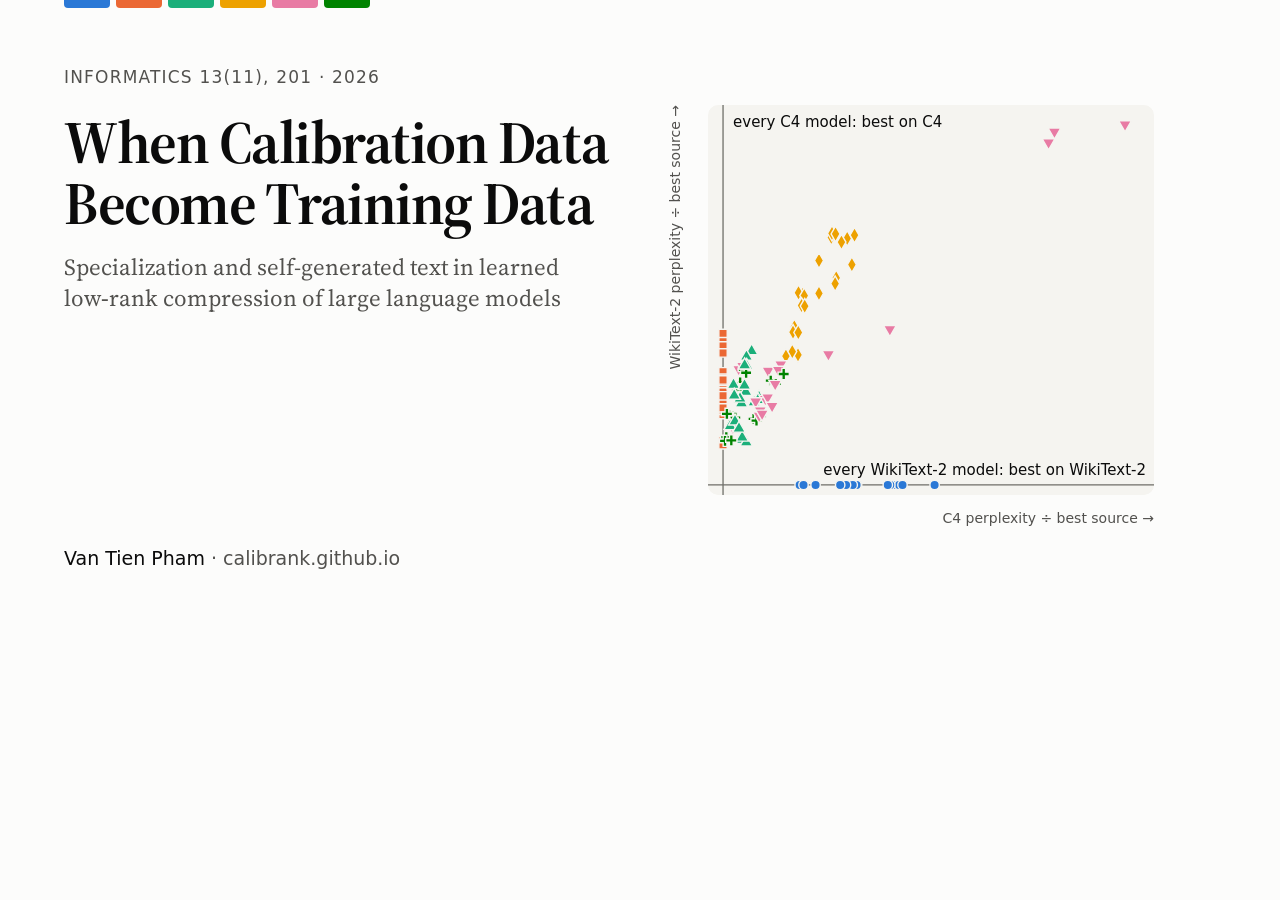
<file: tools/og.html>
<!doctype html>
<html lang="en">
<head>
<meta charset="utf-8">
<meta name="viewport" content="width=1200">
<title>Social preview card</title>
<!-- Renders assets/img/og.png (1200 x 630): open with a local server and screenshot,
     e.g. google-chrome --headless=new --window-size=1200,630 --screenshot=og.png http://127.0.0.1:8765/tools/og.html -->
<link rel="stylesheet" href="../assets/css/site.css">
<style>
  html, body { margin: 0; width: 1200px; height: 630px; overflow: hidden; background: #fcfcfb; }
  .card { position: relative; width: 1200px; height: 630px; box-sizing: border-box; padding: 64px 64px 56px; display: grid;
    grid-template-columns: 560px 1fr; gap: 40px; }
  .k { font-family: var(--font-sans); font-size: 17px; letter-spacing: .07em; text-transform: uppercase; color: #52514e; }
  h1 { font-family: var(--font-serif); font-size: 60px; line-height: 1.02; letter-spacing: -0.025em; font-weight: 650; margin: 20px 0 18px; color: #0b0b0b; }
  .sub { font-family: var(--font-serif); font-size: 23px; line-height: 1.35; color: #52514e; margin: 0; }
  .who { position: absolute; left: 64px; bottom: 56px; font-family: var(--font-sans); font-size: 19px; color: #0b0b0b; }
  .who span { color: #52514e; }
  .bars { position: absolute; left: 64px; top: 0; display: flex; gap: 6px; }
  .bars i { display: block; width: 46px; height: 8px; border-radius: 0 0 4px 4px; }
  #plot { align-self: center; }
  #plot text { font-family: var(--font-sans); }
</style>
</head>
<body>
<div class="card">
  <div class="bars"><i style="background:#2a78d6"></i><i style="background:#eb6834"></i><i style="background:#1baf7a"></i><i style="background:#eda100"></i><i style="background:#e87ba4"></i><i style="background:#008300"></i></div>
  <div>
    <div class="k">Informatics 13(11), 201 · 2026</div>
    <h1>When Calibration Data Become Training&nbsp;Data</h1>
    <p class="sub">Specialization and self-generated text in learned low&#8209;rank compression of large language models</p>
  </div>
  <div id="plot"></div>
  <div class="who">Van Tien Pham <span>· calibrank.github.io</span></div>
</div>
<script src="../assets/js/lib/d3/d3.min.js"></script>
<script type="module">
  import { SOURCES, SRC, srcColor, symbolPath, symbolRotate } from "../assets/js/viz.js";
  const P = await (await fetch("../data/paper.json")).json();
  const pts = P.hero.map(([m, r, seed, s, iw, ic, fw, fc]) => ({ m, r, seed, s, fw, fc }));
  const key = (d) => `${d.m}|${d.r}|${d.seed}`;
  const best = d3.rollup(pts, (v) => ({ w: d3.min(v, (d) => d.fw), c: d3.min(v, (d) => d.fc) }), key);
  pts.forEach((d) => { const b = best.get(key(d)); d.x = d.fc / b.c; d.y = d.fw / b.w; });
  const W = 500, H = 440, m = { l: 44, r: 10, t: 10, b: 40 };
  const svg = d3.select("#plot").append("svg").attr("width", W).attr("height", H);
  const x = d3.scaleLog().domain([0.93, d3.max(pts, (d) => d.x) * 1.15]).range([m.l, W - m.r]);
  const y = d3.scaleLog().domain([0.93, d3.max(pts, (d) => d.y) * 1.15]).range([H - m.b, m.t]);
  svg.append("rect").attr("x", m.l).attr("y", m.t).attr("width", W - m.l - m.r).attr("height", H - m.t - m.b).attr("rx", 10).attr("fill", "#f5f4f0");
  svg.append("line").attr("x1", m.l).attr("x2", W - m.r).attr("y1", y(1)).attr("y2", y(1)).attr("stroke", "#6f6e69").attr("stroke-width", 1.3);
  svg.append("line").attr("x1", x(1)).attr("x2", x(1)).attr("y1", m.t).attr("y2", H - m.b).attr("stroke", "#6f6e69").attr("stroke-width", 1.3);
  svg.selectAll("path").data(pts).join("path").attr("d", (d) => symbolPath(d.s, 70))
    .attr("transform", (d) => `translate(${x(d.x)},${y(d.y)}) rotate(${symbolRotate(d.s)})`)
    .attr("fill", (d) => srcColor(d.s)).attr("stroke", "#f5f4f0").attr("stroke-width", 1.4);
  svg.append("text").attr("x", W - m.r - 8).attr("y", y(1) - 10).attr("text-anchor", "end").attr("font-size", 15).attr("fill", "#0b0b0b")
    .text("every WikiText-2 model: best on WikiText-2");
  svg.append("text").attr("x", x(1) + 10).attr("y", m.t + 22).attr("font-size", 15).attr("fill", "#0b0b0b").text("every C4 model: best on C4");
  svg.append("text").attr("x", W - m.r).attr("y", H - 12).attr("text-anchor", "end").attr("font-size", 14).attr("fill", "#52514e")
    .text("C4 perplexity ÷ best source →");
  svg.append("text").attr("transform", `translate(16,${m.t}) rotate(-90)`).attr("text-anchor", "end").attr("font-size", 14).attr("fill", "#52514e")
    .text("WikiText-2 perplexity ÷ best source →");
  document.body.dataset.ready = "1";
</script>
</body>
</html>
</file>
<file: assets/css/site.css>
/* When Calibration Data Become Training Data: project page.
   Colors: the validated categorical palette of the paper's figures (one slot per
   calibration source, fixed order), a blue sequential ramp, warm neutral chrome.
   Light and dark are each selected, not flipped. */

@import url("../fonts/fonts.css");

:root {
  color-scheme: light;
  --bg: #fcfcfb;
  --bg-2: #f5f4f0;
  --bg-3: #ecebe5;
  --ink: #0b0b0b;
  --ink-2: #52514e;
  --ink-3: #6f6e69;
  --muted: #898781;
  --rule: #e1e0d9;
  --axis: #c3c2b7;
  --ring: rgba(11, 11, 11, 0.10);
  --focus: #2a78d6;
  --mark-hover: rgba(11, 11, 11, 0.06);
  --shadow: 0 1px 2px rgba(11, 11, 11, 0.04), 0 8px 24px rgba(11, 11, 11, 0.06);

  /* calibration sources: categorical slots 1-6 */
  --s-wikitext2: #2a78d6;
  --s-c4: #eb6834;
  --s-slimpajama: #1baf7a;
  --s-alpaca: #eda100;
  --s-selfgen: #e87ba4;
  --s-selfdoc: #008300;
  /* toy domains: slots 7 and 8 */
  --s-toyA: #6250d6;
  --s-toyB: #e34948;

  /* sequential blue */
  --q100: #cde2fb; --q150: #b7d3f6; --q200: #9ec5f4; --q250: #86b6ef; --q300: #6da7ec;
  --q350: #5598e7; --q400: #3987e5; --q450: #2a78d6; --q500: #256abf; --q550: #1c5cab;
  --q600: #184f95; --q650: #104281; --q700: #0d366b;

  --good: #0ca30c;
  --good-text: #006300;
  --critical: #d03b3b;

  --font-serif: "Source Serif 4", "Source Serif Pro", Georgia, "Times New Roman", serif;
  --font-sans: system-ui, -apple-system, "Segoe UI", Roboto, "Helvetica Neue", Arial, sans-serif;
  --font-mono: ui-monospace, SFMono-Regular, Menlo, Consolas, "Liberation Mono", monospace;

  --text-w: 690px;
  --wide-w: 1120px;
  --gutter: 16px;
  --radius: 12px;
  --nav-h: 56px;
}

@media (prefers-color-scheme: dark) {
  :root:not([data-theme="light"]) {
    color-scheme: dark;
    --bg: #1a1a19;
    --bg-2: #222220;
    --bg-3: #2c2c2a;
    --ink: #f0efec;
    --ink-2: #c3c2b7;
    --ink-3: #a8a79f;
    --muted: #898781;
    --rule: #2c2c2a;
    --axis: #45443f;
    --ring: rgba(255, 255, 255, 0.10);
    --focus: #6da7ec;
    --mark-hover: rgba(255, 255, 255, 0.08);
    --shadow: 0 1px 2px rgba(0, 0, 0, 0.3), 0 8px 24px rgba(0, 0, 0, 0.35);
    --s-wikitext2: #3987e5;
    --s-c4: #d95926;
    --s-slimpajama: #199e70;
    --s-alpaca: #c98500;
    --s-selfgen: #d55181;
    --s-selfdoc: #0ca30c;
    --s-toyA: #9085e9;
    --s-toyB: #e66767;
    --good-text: #0ca30c;
  }
}
:root[data-theme="dark"] {
  color-scheme: dark;
  --bg: #1a1a19;
  --bg-2: #222220;
  --bg-3: #2c2c2a;
  --ink: #f0efec;
  --ink-2: #c3c2b7;
  --ink-3: #a8a79f;
  --muted: #898781;
  --rule: #2c2c2a;
  --axis: #45443f;
  --ring: rgba(255, 255, 255, 0.10);
  --focus: #6da7ec;
  --mark-hover: rgba(255, 255, 255, 0.08);
  --shadow: 0 1px 2px rgba(0, 0, 0, 0.3), 0 8px 24px rgba(0, 0, 0, 0.35);
  --s-wikitext2: #3987e5;
  --s-c4: #d95926;
  --s-slimpajama: #199e70;
  --s-alpaca: #c98500;
  --s-selfgen: #d55181;
  --s-selfdoc: #0ca30c;
  --s-toyA: #9085e9;
  --s-toyB: #e66767;
  --good-text: #0ca30c;
}

/* ------------------------------------------------------------------ base */

*, *::before, *::after { box-sizing: border-box; }
html { -webkit-text-size-adjust: 100%; scroll-behavior: smooth; scroll-padding-top: calc(var(--nav-h) + 16px); }
@media (prefers-reduced-motion: reduce) { html { scroll-behavior: auto; } }
body {
  margin: 0;
  background: var(--bg);
  color: var(--ink);
  font-family: var(--font-serif);
  font-size: 19px;
  line-height: 1.62;
  font-optical-sizing: auto;
  text-rendering: optimizeLegibility;
  -webkit-font-smoothing: antialiased;
  overflow-x: hidden;
}
@media (max-width: 640px) { body { font-size: 17.5px; line-height: 1.6; } }

a { color: inherit; text-decoration-line: underline; text-decoration-thickness: 1px;
    text-underline-offset: 0.18em; text-decoration-color: var(--axis); transition: text-decoration-color .15s; }
a:hover { text-decoration-color: var(--ink); }
:focus-visible { outline: 2px solid var(--focus); outline-offset: 2px; border-radius: 4px; }

p { margin: 0 0 1em; }
strong { font-weight: 650; }
em { font-style: italic; }
code, kbd, pre { font-family: var(--font-mono); font-size: 0.84em; }
code { background: var(--bg-2); padding: 0.08em 0.32em; border-radius: 4px; }
sup, sub { line-height: 0; }
hr { border: 0; border-top: 1px solid var(--rule); margin: 2.5rem 0; }

.sans { font-family: var(--font-sans); }
.muted { color: var(--ink-2); }
.nowrap { white-space: nowrap; }
.visually-hidden { position: absolute !important; width: 1px; height: 1px; overflow: hidden;
  clip: rect(0 0 0 0); clip-path: inset(50%); white-space: nowrap; }

/* ------------------------------------------------------------------ layout */

.page { display: grid;
  grid-template-columns:
    [full-start] minmax(var(--gutter), 1fr)
    [wide-start] minmax(0, calc((var(--wide-w) - var(--text-w)) / 2))
    [text-start] min(var(--text-w), 100% - 2 * var(--gutter)) [text-end]
    minmax(0, calc((var(--wide-w) - var(--text-w)) / 2)) [wide-end]
    minmax(var(--gutter), 1fr) [full-end]; }
/* chapters are display:contents, so their children are items of the page grid too */
.page > *, .chapter > * { grid-column: text; min-width: 0; }
.page > .l-wide, .chapter > .l-wide { grid-column: wide; }
.page > .l-full, .chapter > .l-full { grid-column: full; }

section.chapter { display: contents; }

/* ------------------------------------------------------------------ navigation */

.topbar { position: sticky; top: 0; z-index: 50; height: var(--nav-h);
  background: color-mix(in srgb, var(--bg) 86%, transparent);
  backdrop-filter: saturate(1.4) blur(10px); -webkit-backdrop-filter: saturate(1.4) blur(10px);
  border-bottom: 1px solid transparent; transition: border-color .2s;
  font-family: var(--font-sans); font-size: 14px; }
.topbar.scrolled { border-bottom-color: var(--rule); }
.topbar-inner { max-width: calc(var(--wide-w) + 2 * var(--gutter)); margin: 0 auto; height: 100%;
  padding: 0 var(--gutter); display: flex; align-items: center; gap: 18px; }
.brand { display: flex; align-items: center; gap: 10px; text-decoration: none; font-weight: 600;
  letter-spacing: -0.01em; white-space: nowrap; }
.brand svg { width: 22px; height: 22px; flex: none; }
.brand-title { opacity: 0; transform: translateY(4px); transition: opacity .25s, transform .25s; }
.topbar.scrolled .brand-title { opacity: 1; transform: none; }
.navlinks { display: flex; gap: 2px; margin-left: auto; overflow-x: auto; scrollbar-width: none; }
.navlinks::-webkit-scrollbar { display: none; }
.navlinks a { text-decoration: none; color: var(--ink-2); padding: 6px 10px; border-radius: 999px;
  white-space: nowrap; transition: background .15s, color .15s; }
.navlinks a:hover { color: var(--ink); background: var(--bg-2); }
.navlinks a.active { color: var(--ink); background: var(--bg-3); }
.theme-btn { flex: none; display: grid; place-items: center; width: 34px; height: 34px; border-radius: 999px;
  border: 1px solid var(--rule); background: transparent; color: var(--ink); cursor: pointer; }
.theme-btn:hover { background: var(--bg-2); }
.theme-btn svg { width: 17px; height: 17px; }
.progress { position: absolute; left: 0; bottom: -1px; height: 2px; width: 100%; transform-origin: 0 50%;
  transform: scaleX(0); background: var(--ink); opacity: .55; }
@media (max-width: 860px) {
  .navlinks { display: none; }
  .theme-btn { margin-left: auto; }
  .menu-btn { display: grid !important; }
}
.menu-btn { display: none; flex: none; place-items: center; width: 34px; height: 34px; border-radius: 999px;
  border: 1px solid var(--rule); background: transparent; color: var(--ink); cursor: pointer; }
.menu-btn svg { width: 18px; height: 18px; }
.mobile-menu { position: fixed; z-index: 49; top: var(--nav-h); left: 0; right: 0; background: var(--bg);
  border-bottom: 1px solid var(--rule); padding: 8px var(--gutter) 16px; font-family: var(--font-sans);
  display: none; box-shadow: var(--shadow); }
.mobile-menu.open { display: block; }
.mobile-menu a { display: block; padding: 10px 4px; text-decoration: none; border-bottom: 1px solid var(--rule); }

/* ------------------------------------------------------------------ hero */

.hero { padding: clamp(36px, 7vw, 88px) 0 8px; }
.kicker { font-family: var(--font-sans); font-size: 13px; letter-spacing: .06em; text-transform: uppercase;
  color: var(--ink-2); display: flex; flex-wrap: wrap; gap: 6px 14px; align-items: center; margin-bottom: 22px; }
.kicker .dot { width: 3px; height: 3px; border-radius: 50%; background: var(--muted); }
.kicker .oa { display: inline-flex; align-items: center; gap: 6px; }
.kicker .oa svg { width: 13px; height: 13px; }
h1.title { font-size: clamp(38px, 6.4vw, 68px); line-height: 1.02; letter-spacing: -0.025em; font-weight: 650;
  margin: 0 0 18px; font-variation-settings: "opsz" 60; text-wrap: balance; }
.subtitle { font-size: clamp(19px, 2.3vw, 24px); line-height: 1.35; color: var(--ink-2); margin: 0 0 30px;
  font-weight: 400; text-wrap: balance; max-width: 34em; }
.byline { font-family: var(--font-sans); font-size: 15px; display: flex; flex-wrap: wrap; align-items: center;
  gap: 4px 10px; margin-bottom: 30px; }
.byline .author { font-weight: 600; font-size: 16px; }
.byline .orcid { display: inline-flex; width: 16px; height: 16px; vertical-align: -2px; }
.byline .affil { color: var(--ink-2); flex-basis: 100%; }
.actions { display: flex; flex-wrap: wrap; gap: 10px; font-family: var(--font-sans); margin-bottom: 12px; }
.btn { display: inline-flex; align-items: center; gap: 8px; padding: 9px 16px; border-radius: 999px;
  font-size: 14.5px; font-weight: 550; text-decoration: none; border: 1px solid var(--ink);
  background: var(--ink); color: var(--bg); transition: transform .12s, box-shadow .12s, background .12s; cursor: pointer;
  font-family: var(--font-sans); line-height: 1.2; }
.btn:hover { transform: translateY(-1px); box-shadow: var(--shadow); }
.btn.ghost { background: transparent; color: var(--ink); border-color: var(--axis); }
.btn.ghost:hover { border-color: var(--ink); }
.btn svg { width: 16px; height: 16px; flex: none; }

/* ------------------------------------------------------------------ text blocks */

.chapter-head { margin-top: clamp(64px, 10vw, 120px); }
.eyebrow { font-family: var(--font-sans); font-size: 12.5px; font-weight: 600; letter-spacing: .08em;
  text-transform: uppercase; color: var(--ink-2); margin: 0 0 10px; display: flex; gap: 10px; align-items: center; }
.eyebrow::before { content: ""; width: 22px; height: 1px; background: var(--ink-2); }
h2 { font-size: clamp(30px, 4vw, 42px); line-height: 1.1; letter-spacing: -0.02em; font-weight: 650;
  margin: 0 0 22px; font-variation-settings: "opsz" 48; text-wrap: balance; }
h3 { font-size: 24px; line-height: 1.25; letter-spacing: -0.01em; font-weight: 640; margin: 2.2em 0 .6em;
  font-variation-settings: "opsz" 32; text-wrap: balance; }
h3 .sec { font-family: var(--font-sans); font-size: 13px; font-weight: 600; color: var(--muted); margin-right: 8px;
  letter-spacing: .02em; vertical-align: 3px; }
.lede { font-size: 1.12em; line-height: 1.55; color: var(--ink); }
.takeaway { border-left: 3px solid var(--ink); padding: 4px 0 4px 18px; margin: 1.6em 0; font-size: 1.04em; }
.takeaway b { font-family: var(--font-sans); font-size: 12.5px; letter-spacing: .08em; text-transform: uppercase;
  display: block; color: var(--ink-2); margin-bottom: 2px; }
.paper-ref { font-family: var(--font-sans); font-size: 13px; color: var(--ink-2); white-space: nowrap; }
.paper-ref::before { content: "↗ "; }
.note { font-family: var(--font-sans); font-size: 14.5px; line-height: 1.55; color: var(--ink-2);
  background: var(--bg-2); border-radius: 10px; padding: 14px 16px; margin: 1.4em 0; }
.note strong { color: var(--ink); }
ul.clean, ol.clean { padding-left: 1.2em; }
ul.clean li, ol.clean li { margin: .35em 0; }
.prop { background: var(--bg-2); border-radius: var(--radius); padding: 18px 20px; margin: 1.4em 0; }
.prop .prop-title { font-family: var(--font-sans); font-weight: 650; font-size: 14px; letter-spacing: .02em; margin-bottom: 6px; }
.katex-display { margin: 1em 0; overflow-x: auto; overflow-y: hidden; padding: 4px 0; }
.katex { font-size: 1.04em; }
.term { text-decoration: underline dotted var(--muted); text-underline-offset: 0.2em; cursor: help; }

/* source swatches inline in prose */
.sw { display: inline-block; width: .62em; height: .62em; border-radius: 50%; margin-right: .3em;
  vertical-align: .05em; background: var(--c, var(--ink)); }

/* ------------------------------------------------------------------ key findings */

.findings { display: grid; grid-template-columns: repeat(3, minmax(0, 1fr)); gap: 14px; margin: 26px 0 8px; }
@media (max-width: 980px) { .findings { grid-template-columns: repeat(2, minmax(0, 1fr)); } }
@media (max-width: 600px) { .findings { grid-template-columns: 1fr; } }
.finding { display: flex; flex-direction: column; gap: 8px; text-decoration: none; padding: 20px 20px 18px;
  border-radius: var(--radius); background: var(--bg-2); border: 1px solid transparent;
  transition: border-color .15s, transform .15s; position: relative; min-width: 0; }
.finding:hover { border-color: var(--axis); transform: translateY(-2px); }
.finding .fig-num { font-family: var(--font-sans); font-weight: 650; font-size: clamp(34px, 4vw, 44px);
  line-height: 1; letter-spacing: -0.03em; }
.finding .fig-num small { font-size: .5em; font-weight: 600; letter-spacing: -0.01em; color: var(--ink-2); margin-left: 2px; }
.finding .fig-label { font-family: var(--font-sans); font-size: 13px; color: var(--ink-2); text-transform: uppercase;
  letter-spacing: .06em; font-weight: 600; }
.finding p { margin: 0; font-size: 16px; line-height: 1.5; }
.finding .go { font-family: var(--font-sans); font-size: 13px; color: var(--ink-2); margin-top: auto; padding-top: 6px; }
.finding .bar { display: flex; gap: 3px; height: 6px; margin-top: 2px; }
.finding .bar i { flex: 1; border-radius: 3px; background: var(--c); }

/* ------------------------------------------------------------------ figures */

figure { margin: 0; }
.fig { margin: 34px 0 30px; }
.fig-frame { background: var(--bg-2); border-radius: var(--radius); padding: 18px 20px 14px; position: relative; }
@media (max-width: 640px) { .fig-frame { padding: 14px 12px 12px; border-radius: 10px; } }
.fig-head { display: flex; flex-wrap: wrap; align-items: baseline; justify-content: space-between; gap: 8px 16px;
  margin-bottom: 12px; font-family: var(--font-sans); }
.fig-title { font-size: 15.5px; font-weight: 650; letter-spacing: -0.005em; margin: 0; line-height: 1.35; }
.fig-sub { font-size: 13.5px; color: var(--ink-2); margin: 2px 0 0; line-height: 1.45; font-family: var(--font-sans); }
.controls { display: flex; flex-wrap: wrap; gap: 8px 14px; align-items: center; margin: 0 0 12px;
  font-family: var(--font-sans); font-size: 13px; }
.control { display: inline-flex; align-items: center; gap: 8px; }
.control > .control-label { color: var(--ink-2); font-size: 12px; text-transform: uppercase; letter-spacing: .06em; font-weight: 600; }
.seg { display: inline-flex; background: var(--bg); border: 1px solid var(--rule); border-radius: 999px; padding: 2px; gap: 2px; flex-wrap: wrap; }
.seg button { font: inherit; font-size: 13px; border: 0; background: transparent; color: var(--ink-2); padding: 5px 11px;
  border-radius: 999px; cursor: pointer; white-space: nowrap; line-height: 1.25; transition: background .15s, color .15s; }
.seg button:hover { color: var(--ink); background: var(--bg-2); }
.seg button[aria-checked="true"] { background: var(--ink); color: var(--bg); }
.seg button:disabled { opacity: .35; cursor: not-allowed; }
.fig-body { position: relative; }
.fig-body svg { display: block; overflow: visible; font-family: var(--font-sans); }
.fig-foot { display: flex; flex-wrap: wrap; justify-content: space-between; align-items: flex-start; gap: 8px 20px;
  margin-top: 12px; font-family: var(--font-sans); font-size: 13.5px; line-height: 1.5; color: var(--ink-2); }
.fig-foot .caption { flex: 1 1 420px; margin: 0; }
.fig-foot .caption strong { color: var(--ink); font-weight: 600; }
.fig-tools { display: flex; gap: 8px; align-items: center; flex: none; }
.linkbtn { font: inherit; font-size: 13px; background: none; border: 1px solid var(--rule); color: var(--ink-2);
  border-radius: 999px; padding: 4px 11px; cursor: pointer; text-decoration: none; white-space: nowrap; }
.linkbtn:hover { color: var(--ink); border-color: var(--axis); }
.linkbtn[aria-expanded="true"] { background: var(--ink); color: var(--bg); border-color: var(--ink); }
.status { font-family: var(--font-sans); font-size: 13.5px; color: var(--ink-2); padding: 8px 0; }

/* chart chrome */
.axis line, .axis path { stroke: var(--axis); shape-rendering: crispEdges; }
.axis text { fill: var(--ink-2); font-size: 12px; font-variant-numeric: tabular-nums; }
.axis .domain { stroke: var(--axis); }
.grid line { stroke: var(--rule); shape-rendering: crispEdges; }
.grid .domain { display: none; }
.axis-title { fill: var(--ink-2); font-size: 12px; }
.ref-line { stroke: var(--ink-3); stroke-width: 1.25; }
.ref-label { fill: var(--ink-2); font-size: 11.5px; }
.lbl { fill: var(--ink); font-size: 12px; }
.lbl-2 { fill: var(--ink-2); font-size: 11.5px; }
.cell-text { font-size: 11.5px; font-variant-numeric: tabular-nums; pointer-events: none; }
.hit { fill: transparent; cursor: pointer; }

/* legend */
.legend { display: flex; flex-wrap: wrap; gap: 4px 6px; font-family: var(--font-sans); font-size: 13px; margin: 2px 0 10px; }
.legend-item { display: inline-flex; align-items: center; gap: 7px; padding: 3px 9px 3px 7px; border-radius: 999px;
  border: 1px solid transparent; background: none; color: var(--ink); font: inherit; font-size: 13px; cursor: pointer; }
.legend-item:hover, .legend-item.on { border-color: var(--rule); background: var(--bg); }
.legend-item.off { opacity: .4; }
.legend-item svg { flex: none; }
.legend-static { cursor: default; }

/* tooltip */
.tooltip { position: fixed; z-index: 100; pointer-events: none; background: var(--bg); color: var(--ink);
  border: 1px solid var(--rule); border-radius: 10px; box-shadow: var(--shadow); padding: 9px 11px;
  font-family: var(--font-sans); font-size: 12.5px; line-height: 1.4; max-width: 300px; opacity: 0;
  transform: translateY(4px); transition: opacity .1s, transform .1s; }
.tooltip.show { opacity: 1; transform: none; }
.tooltip .tt-title { font-weight: 650; margin-bottom: 4px; font-size: 12.5px; }
.tooltip .tt-sub { color: var(--ink-2); margin-bottom: 5px; }
.tooltip .tt-row { display: flex; align-items: center; gap: 8px; justify-content: space-between; }
.tooltip .tt-row .k { display: inline-flex; align-items: center; gap: 6px; color: var(--ink-2); }
.tooltip .tt-row .v { font-weight: 650; font-variant-numeric: tabular-nums; }
.tooltip .key { width: 12px; height: 2.5px; border-radius: 2px; display: inline-block; }
.tooltip .tt-note { color: var(--ink-2); margin-top: 5px; }

/* table view (the accessible twin of every chart) */
.table-wrap { margin-top: 12px; overflow-x: auto; border-radius: 8px; border: 1px solid var(--rule); background: var(--bg); }
table.data { border-collapse: collapse; width: 100%; font-family: var(--font-sans); font-size: 13px;
  font-variant-numeric: tabular-nums; }
table.data th, table.data td { padding: 6px 10px; text-align: right; border-bottom: 1px solid var(--rule); white-space: nowrap; }
table.data th:first-child, table.data td:first-child { text-align: left; }
table.data thead th { font-weight: 600; color: var(--ink-2); background: var(--bg-2); position: sticky; top: 0; }
table.data tbody tr:hover { background: var(--bg-2); }
table.data td.best { font-weight: 700; }
table.data caption { caption-side: top; text-align: left; padding: 8px 10px; color: var(--ink-2); }

/* ------------------------------------------------------------------ specific figures */

/* hero scatter */
.hero-fig .fig-frame { padding-top: 16px; }
.steps { display: flex; gap: 6px; flex-wrap: wrap; font-family: var(--font-sans); }
.step { display: inline-flex; align-items: center; gap: 8px; border: 1px solid var(--rule); background: var(--bg);
  color: var(--ink-2); border-radius: 999px; padding: 6px 12px 6px 6px; font: inherit; font-size: 13.5px; cursor: pointer; }
.step .n { display: grid; place-items: center; width: 22px; height: 22px; border-radius: 50%; background: var(--bg-3);
  color: var(--ink); font-weight: 650; font-size: 12px; }
.step[aria-pressed="true"] { color: var(--ink); border-color: var(--ink); }
.step[aria-pressed="true"] .n { background: var(--ink); color: var(--bg); }
.state-caption { font-family: var(--font-sans); font-size: 14.5px; line-height: 1.55; color: var(--ink); min-height: 4.6em;
  margin: 10px 0 0; max-width: 60em; }
.state-caption .big { font-weight: 700; }

/* toy */
.toy { display: grid; grid-template-columns: minmax(0, 1fr) 270px; gap: 18px; align-items: start; }
@media (max-width: 760px) { .toy { grid-template-columns: minmax(0, 1fr); } }
.toy canvas { width: 100%; height: auto; aspect-ratio: 4 / 3; display: block; cursor: grab; touch-action: none;
  border-radius: 10px; background: var(--bg); }
.toy canvas:active { cursor: grabbing; }
.toy-side { font-family: var(--font-sans); font-size: 13.5px; line-height: 1.5; }
.toy-side .meter { margin: 10px 0 14px; }
.meter-row { display: grid; grid-template-columns: 96px 1fr 48px; align-items: center; gap: 8px; margin: 7px 0; white-space: nowrap; }
.meter-track { height: 10px; border-radius: 5px; background: var(--bg-3); overflow: hidden; }
.meter-fill { height: 100%; border-radius: 5px; transition: width .6s cubic-bezier(.2,.7,.2,1); }
.meter-val { text-align: right; font-variant-numeric: tabular-nums; font-weight: 650; }
.toggle { display: inline-flex; align-items: center; gap: 8px; cursor: pointer; user-select: none; font-size: 13px; }
.toggle input { accent-color: var(--ink); width: 16px; height: 16px; }

/* windows */
.win-row-label { font-size: 12.5px; fill: var(--ink); }
.win-row-sub { font-size: 11.5px; fill: var(--ink-2); font-variant-numeric: tabular-nums; }

/* excerpts */
.excerpts { display: grid; grid-template-columns: 1fr 1fr; gap: 12px; margin-top: 10px; }
@media (max-width: 760px) { .excerpts { grid-template-columns: 1fr; } }
.excerpt { background: var(--bg); border: 1px solid var(--rule); border-radius: 10px; padding: 12px 14px; min-width: 0; }
.excerpt .ex-head { font-family: var(--font-sans); font-size: 12px; text-transform: uppercase; letter-spacing: .06em;
  color: var(--ink-2); font-weight: 600; margin-bottom: 6px; display: flex; justify-content: space-between; gap: 8px; }
.excerpt pre { margin: 0; white-space: pre-wrap; word-break: break-word; font-size: 12.5px; line-height: 1.5;
  max-height: 15em; overflow: auto; color: var(--ink); }
.tok-special { font-family: var(--font-sans); font-size: 10.5px; font-weight: 650; color: var(--bg); background: var(--ink-2);
  border-radius: 4px; padding: 0 4px; margin: 0 1px; white-space: nowrap; }
.ex-note { font-family: var(--font-sans); font-size: 13.5px; color: var(--ink-2); margin: 10px 0 0; }

/* prefix tree */
.tree-wrap { display: grid; grid-template-columns: minmax(0, 1fr) 260px; gap: 18px; align-items: start; }
@media (max-width: 760px) { .tree-wrap { grid-template-columns: minmax(0, 1fr); } }
.tree-side { font-family: var(--font-sans); font-size: 13.5px; line-height: 1.5; }
.eq-check { margin-top: 10px; padding: 10px 12px; border-radius: 10px; background: var(--bg); border: 1px solid var(--rule); }
.eq-check .row { display: flex; justify-content: space-between; gap: 10px; margin: 3px 0; }
.eq-check .row b { font-variant-numeric: tabular-nums; }
.eq-check .verdict { margin-top: 6px; font-weight: 650; }
.eq-check .verdict.ok { color: var(--good-text); }

/* uniform-fidelity explorer */
.kl-layout { display: grid; grid-template-columns: minmax(0, 1.55fr) minmax(260px, 1fr); gap: 22px; align-items: start; }
@media (max-width: 900px) { .kl-layout { grid-template-columns: minmax(0, 1fr); } }
.weights { font-family: var(--font-sans); font-size: 13px; }
.weights h4 { margin: 0 0 6px; font-size: 13.5px; font-weight: 650; }
.wrow { display: grid; grid-template-columns: 96px 1fr 34px; gap: 8px; align-items: center; margin: 4px 0; }
.wrow label { color: var(--ink-2); white-space: nowrap; overflow: hidden; text-overflow: ellipsis; }
.wrow input[type="range"] { width: 100%; accent-color: var(--ink); }
.wrow output { text-align: right; font-variant-numeric: tabular-nums; color: var(--ink-2); }
.rank { margin-top: 12px; }
.rank-row { display: grid; grid-template-columns: 92px 1fr 44px; gap: 8px; align-items: center; margin: 5px 0; }
.rank-row .nm { display: inline-flex; align-items: center; gap: 6px; white-space: nowrap; }
.rank-bar { height: 12px; border-radius: 0 4px 4px 0; transition: width .45s cubic-bezier(.2,.7,.2,1); }
.rank-row .vv { text-align: right; font-variant-numeric: tabular-nums; font-weight: 650; }
.rank-row.first .nm { font-weight: 700; }
.presets { display: flex; flex-wrap: wrap; gap: 6px; margin: 8px 0 10px; }

/* scorecard (fidelity is not utility) */
.scorecard { display: grid; gap: 10px; font-family: var(--font-sans); }
.sc-row { display: grid; grid-template-columns: 210px minmax(0, 1fr) 150px; gap: 14px; align-items: center; }
@media (max-width: 700px) { .sc-row { grid-template-columns: 1fr; gap: 4px; } }
.sc-name { font-size: 14px; font-weight: 600; }
.sc-name small { display: block; font-weight: 400; color: var(--ink-2); font-size: 12.5px; }
.sc-val { font-size: 13px; color: var(--ink-2); font-variant-numeric: tabular-nums; white-space: nowrap; line-height: 1.45; }
.sc-val b { color: var(--ink); }

/* robustness table */
.robust { width: 100%; border-collapse: collapse; font-family: var(--font-sans); font-size: 14px; }
.robust th, .robust td { text-align: left; padding: 11px 10px; border-bottom: 1px solid var(--rule); vertical-align: top; }
.robust th { font-size: 12px; text-transform: uppercase; letter-spacing: .06em; color: var(--ink-2); font-weight: 600; }
.robust td.ctl { font-weight: 600; width: 28%; }
.robust td.ctl small { display: block; font-weight: 400; color: var(--ink-2); }
.robust .yes { display: inline-flex; align-items: center; gap: 6px; font-weight: 650; color: var(--good-text); white-space: nowrap; }
.robust .yes svg { width: 15px; height: 15px; }
@media (max-width: 700px) { .robust td.ctl { width: auto; } .robust .hide-sm { display: none; } }

/* recommendation helper */
.helper { display: grid; grid-template-columns: minmax(0, 1fr) minmax(0, 1.15fr); gap: 22px; align-items: start; }
@media (max-width: 860px) { .helper { grid-template-columns: minmax(0, 1fr); } }
.q { margin-bottom: 16px; font-family: var(--font-sans); }
.q-label { font-size: 14px; font-weight: 650; margin-bottom: 7px; }
.choice { display: flex; flex-direction: column; gap: 6px; }
.choice button { text-align: left; font: inherit; font-size: 14px; border: 1px solid var(--rule); background: var(--bg);
  color: var(--ink); border-radius: 10px; padding: 9px 12px; cursor: pointer; line-height: 1.35; }
.choice button small { display: block; color: var(--ink-2); font-size: 12.5px; margin-top: 2px; }
.choice button:hover { border-color: var(--axis); }
.choice button[aria-checked="true"] { border-color: var(--ink); box-shadow: inset 0 0 0 1px var(--ink); }
.advice { background: var(--bg); border: 1px solid var(--rule); border-radius: var(--radius); padding: 18px 20px; font-family: var(--font-sans); }
.advice h4 { margin: 0 0 8px; font-size: 17px; font-family: var(--font-serif); font-weight: 650; }
.advice ul { margin: 6px 0 0; padding-left: 1.1em; font-size: 14.5px; line-height: 1.5; }
.advice li { margin: 6px 0; }
.advice .ev { color: var(--ink-2); font-size: 13px; }
.pick { display: flex; flex-wrap: wrap; gap: 8px; margin: 4px 0 8px; }
.pick .chip { display: inline-flex; align-items: center; gap: 7px; padding: 5px 11px; border-radius: 999px;
  border: 1px solid var(--rule); font-size: 14px; font-weight: 600; }

/* explorer */
.explorer-filters { display: flex; flex-wrap: wrap; gap: 8px; align-items: center; margin-bottom: 10px; font-family: var(--font-sans); }
.explorer-filters select, .explorer-filters input { font: inherit; font-size: 13px; padding: 6px 10px; border-radius: 8px;
  border: 1px solid var(--rule); background: var(--bg); color: var(--ink); }
.explorer-filters input { min-width: 200px; flex: 1 1 200px; }
.explorer-scroll { max-height: 520px; overflow: auto; border: 1px solid var(--rule); border-radius: 8px; background: var(--bg); }
.explorer-scroll table.data th { cursor: pointer; user-select: none; }
.explorer-scroll table.data th[aria-sort="ascending"]::after { content: " ↑"; }
.explorer-scroll table.data th[aria-sort="descending"]::after { content: " ↓"; }
.explorer-count { font-family: var(--font-sans); font-size: 13px; color: var(--ink-2); margin: 8px 0 0; }

/* stats strip */
.stats { display: grid; grid-template-columns: repeat(4, minmax(0, 1fr)); gap: 12px; margin: 22px 0; font-family: var(--font-sans); }
@media (max-width: 760px) { .stats { grid-template-columns: repeat(2, minmax(0, 1fr)); } }
.stat { padding: 14px 16px; border-radius: 10px; background: var(--bg-2); }
.stat .v { font-size: 30px; font-weight: 650; letter-spacing: -0.02em; line-height: 1.1; }
.stat .l { font-size: 13px; color: var(--ink-2); margin-top: 4px; line-height: 1.4; }

/* code blocks */
pre.code { background: var(--bg-2); border-radius: 10px; padding: 14px 16px; overflow-x: auto; font-size: 13.5px;
  line-height: 1.55; margin: 1em 0; position: relative; }
pre.code .c { color: var(--muted); }
.copy-wrap { position: relative; }
.copy-btn { position: absolute; top: 8px; right: 8px; }

/* pipeline diagram */
.pipeline svg { width: 100%; height: auto; display: block; }
.pipeline .box { fill: var(--bg); stroke: var(--axis); }
.pipeline .box-strong { fill: var(--bg); stroke: var(--ink); stroke-width: 1.4; }
.pipeline .flow { stroke: var(--ink-3); stroke-width: 1.5; fill: none; }
.pipeline .data-flow { stroke-width: 2.5; fill: none; }
.pipeline text { font-family: var(--font-sans); fill: var(--ink); }
.pipeline .t-sm { font-size: 12px; fill: var(--ink-2); }
.pipeline .t-md { font-size: 13.5px; font-weight: 600; }
.pipeline .badge { font-size: 11px; font-weight: 700; fill: var(--bg); }

/* merge widget */
.merge { display: grid; grid-template-columns: minmax(0, 1fr) 250px; gap: 18px; align-items: center; }
@media (max-width: 760px) { .merge { grid-template-columns: minmax(0, 1fr); } }
.merge-side { font-family: var(--font-sans); font-size: 13.5px; line-height: 1.55; }
.merge-side input[type="range"] { width: 100%; accent-color: var(--ink); }
.merge-side .num { font-variant-numeric: tabular-nums; font-weight: 650; }

/* BOS widget */
.tokens { display: flex; flex-wrap: wrap; gap: 5px; align-items: center; font-family: var(--font-mono); font-size: 13.5px; margin: 4px 0 14px; }
.tok { padding: 3px 7px; border-radius: 6px; background: var(--bg); border: 1px solid var(--rule); }
.tok.bos { font-family: var(--font-sans); font-size: 12px; font-weight: 700; background: var(--ink); color: var(--bg); border-color: var(--ink);
  transition: opacity .3s, transform .3s, width .3s; }
.tok.bos.gone { opacity: .25; text-decoration: line-through; background: transparent; color: var(--ink-2); border-style: dashed; }
.switch { display: inline-flex; align-items: center; gap: 10px; cursor: pointer; font-family: var(--font-sans); font-size: 14px; user-select: none; }
.switch input { position: absolute; opacity: 0; width: 1px; height: 1px; }
.switch .track { width: 42px; height: 24px; border-radius: 12px; background: var(--axis); position: relative; transition: background .2s; flex: none; }
.switch .track::after { content: ""; position: absolute; top: 3px; left: 3px; width: 18px; height: 18px; border-radius: 50%;
  background: var(--bg); transition: transform .2s; box-shadow: 0 1px 2px rgba(0,0,0,.2); }
.switch input:checked + .track { background: var(--ink); }
.switch input:checked + .track::after { transform: translateX(18px); }
.switch input:focus-visible + .track { outline: 2px solid var(--focus); outline-offset: 2px; }

/* citation */
.bib { position: relative; }
.bib pre { background: var(--bg-2); border-radius: 10px; padding: 16px 18px; overflow-x: auto; font-size: 13px; line-height: 1.55; margin: 0; }

/* footer */
.footer { margin-top: 110px; padding: 36px 0 60px; border-top: 1px solid var(--rule); font-family: var(--font-sans);
  font-size: 13.5px; color: var(--ink-2); line-height: 1.6; }
.footer-grid { display: grid; grid-template-columns: 2fr 1fr 1fr; gap: 24px; }
@media (max-width: 760px) { .footer-grid { grid-template-columns: 1fr; } }
.footer h5 { margin: 0 0 6px; color: var(--ink); font-size: 13px; }
.footer a { color: var(--ink-2); }
.footer ul { list-style: none; padding: 0; margin: 0; }

/* reveal */
.reveal { opacity: 0; transform: translateY(12px); transition: opacity .7s ease, transform .7s ease; }
.reveal.in { opacity: 1; transform: none; }
@media (prefers-reduced-motion: reduce) { .reveal { opacity: 1; transform: none; transition: none; } }

@media print {
  .topbar, .mobile-menu, .controls, .fig-tools, .theme-btn, .actions { display: none !important; }
  body { font-size: 11pt; }
  .fig-frame { background: none; border: 1px solid #ccc; }
  .reveal { opacity: 1; transform: none; }
}
@media (forced-colors: active) {
  .seg button[aria-checked="true"], .step[aria-pressed="true"] { outline: 2px solid CanvasText; }
}

/* text over marks keeps a halo in the figure's surface color */
.fig-body svg text.lbl, .fig-body svg text.ref-label { paint-order: stroke; stroke: var(--bg-2); stroke-width: 3.5px; stroke-linejoin: round; }

/* phone widths: the method diagram scrolls inside its frame rather than shrinking to illegibility */
@media (max-width: 700px) {
  .pipeline { overflow-x: auto; -webkit-overflow-scrolling: touch; }
  .pipeline svg { min-width: 680px; }
  .katex-display > .katex { font-size: 0.92em; }
}
.scroll-x { overflow-x: auto; -webkit-overflow-scrolling: touch; }
</file>
